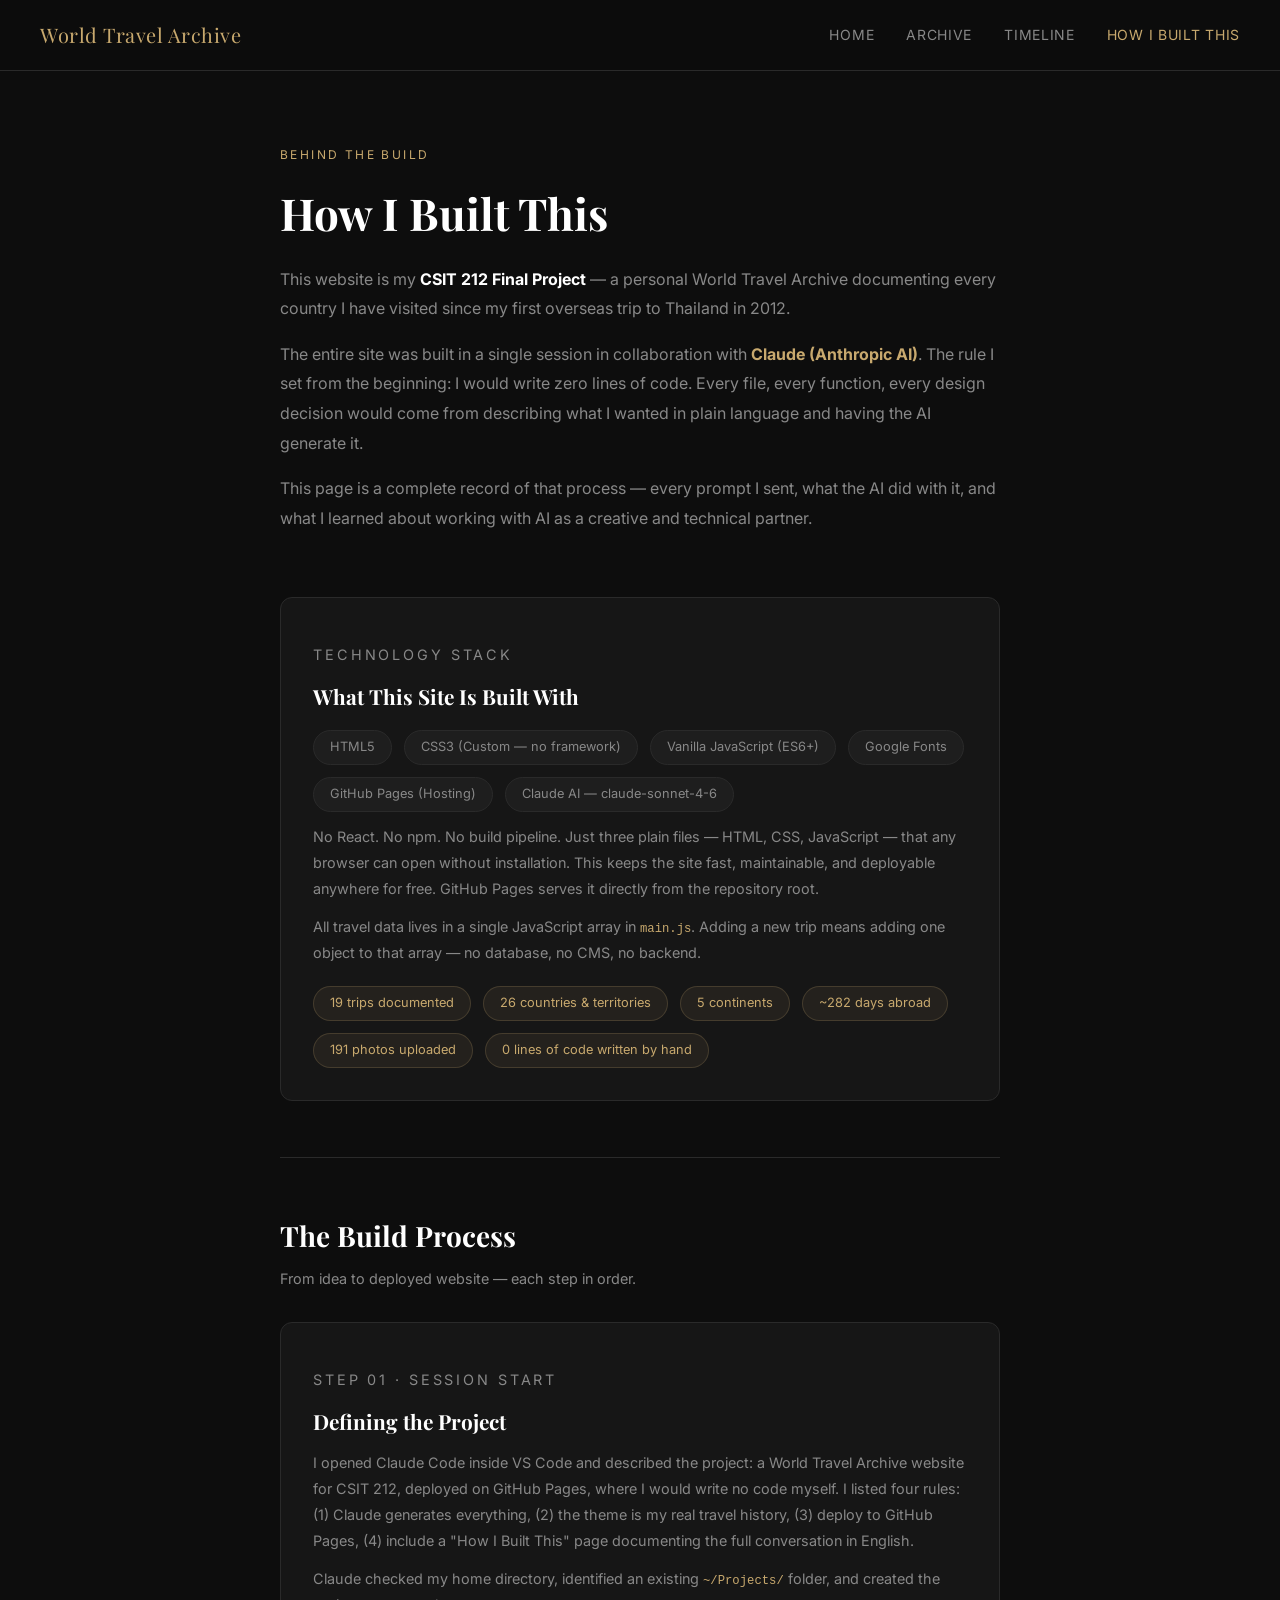
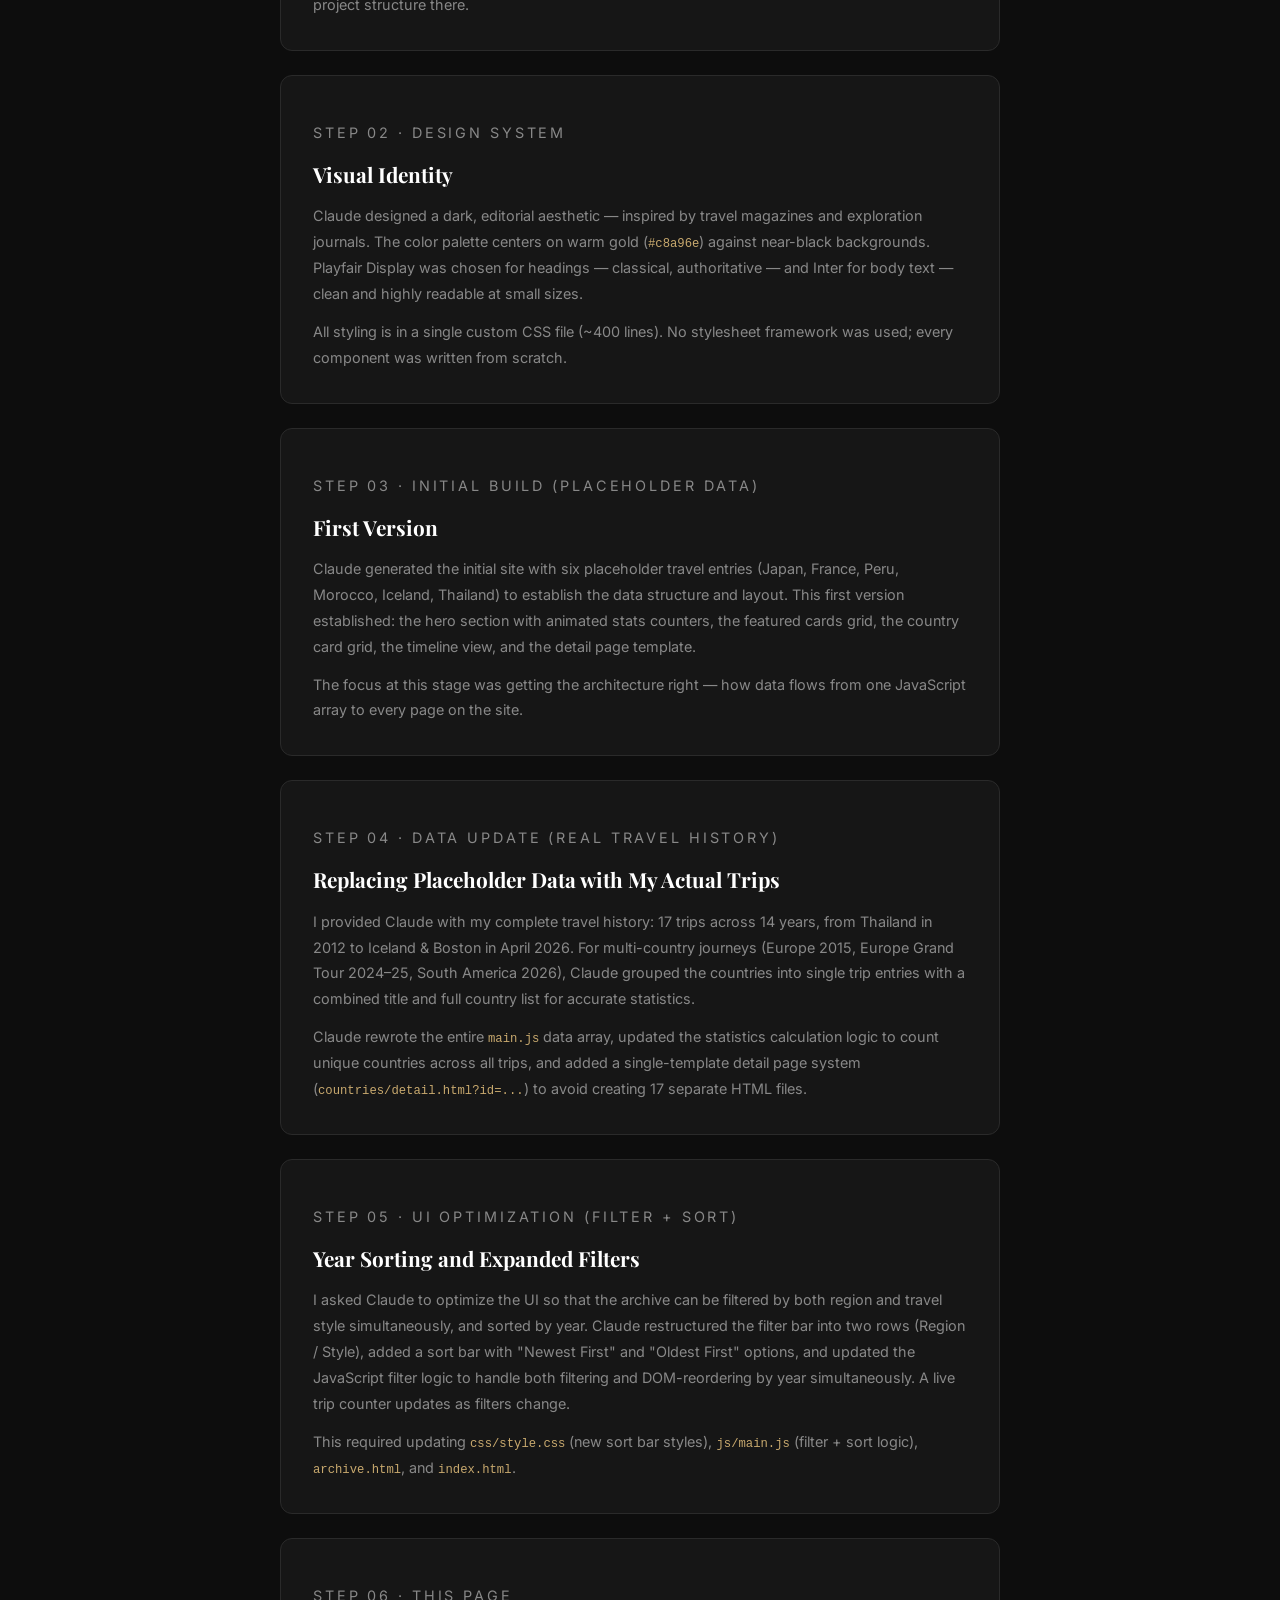
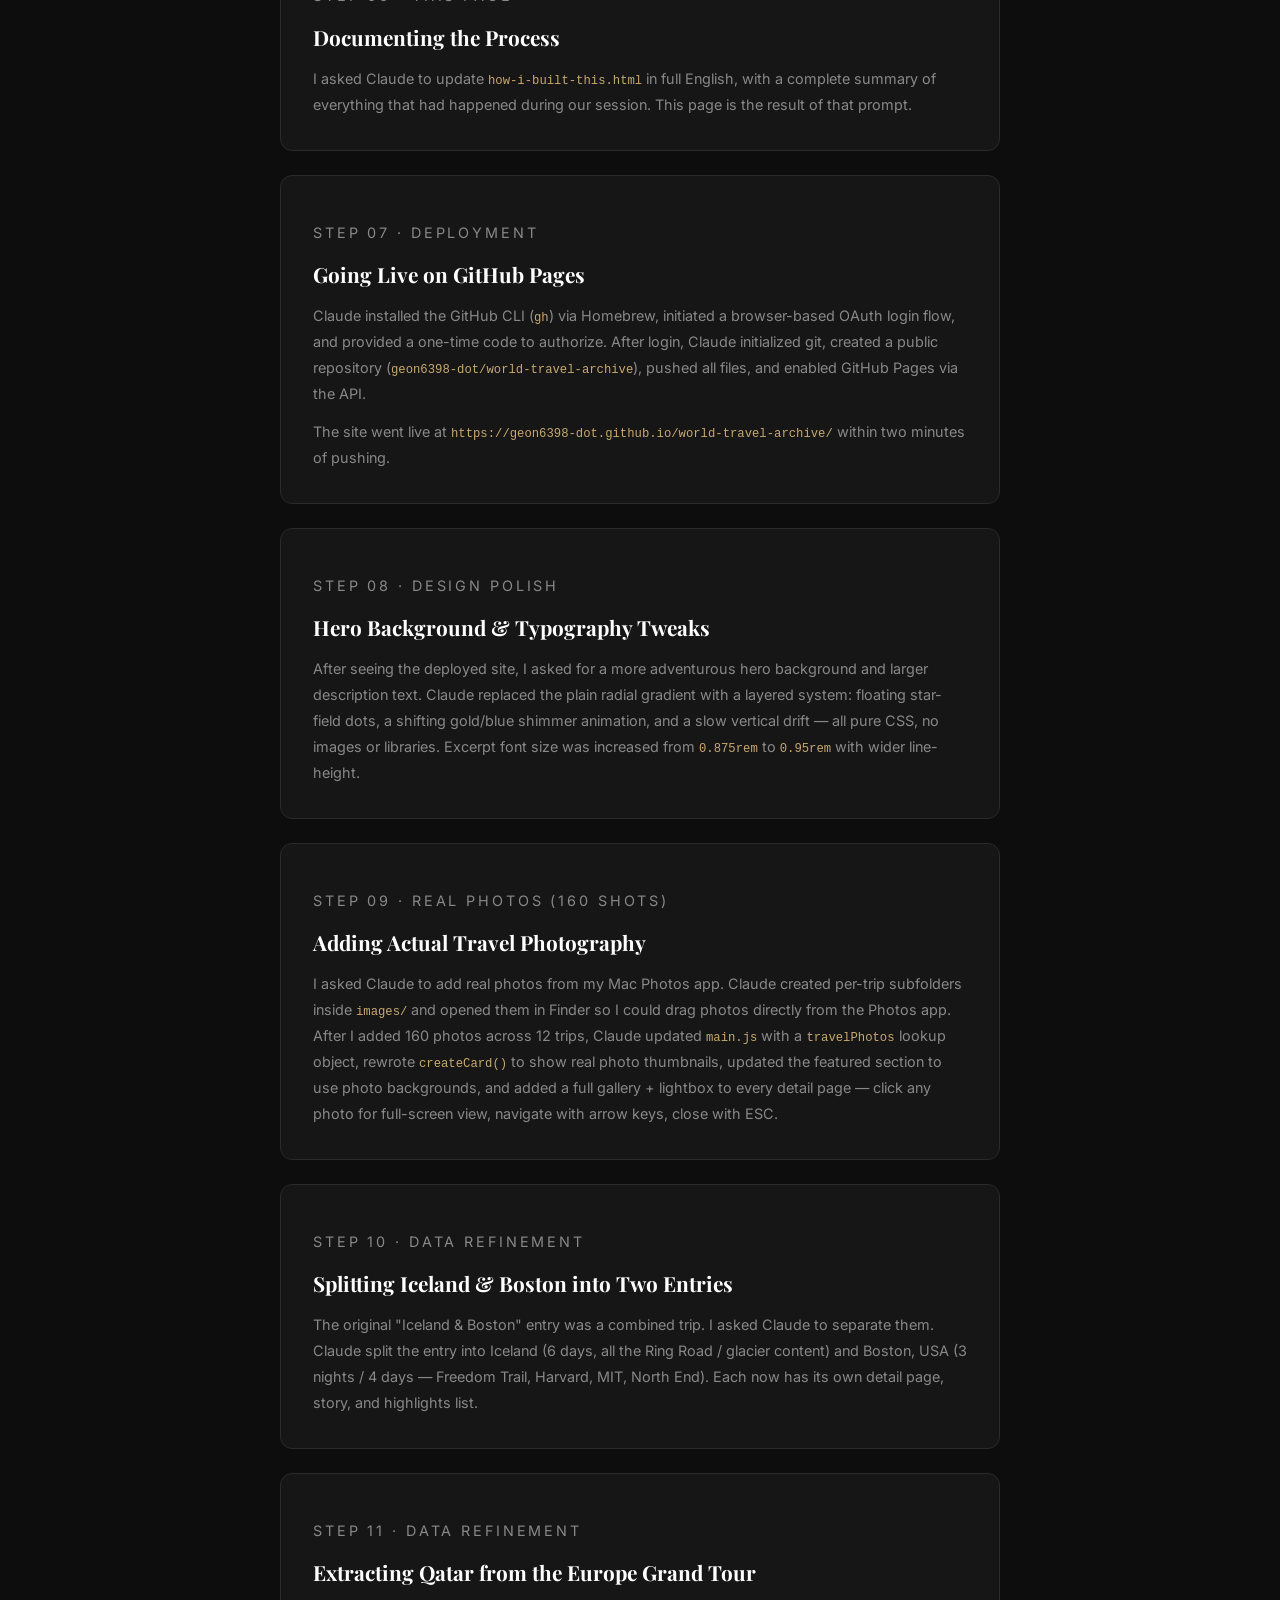
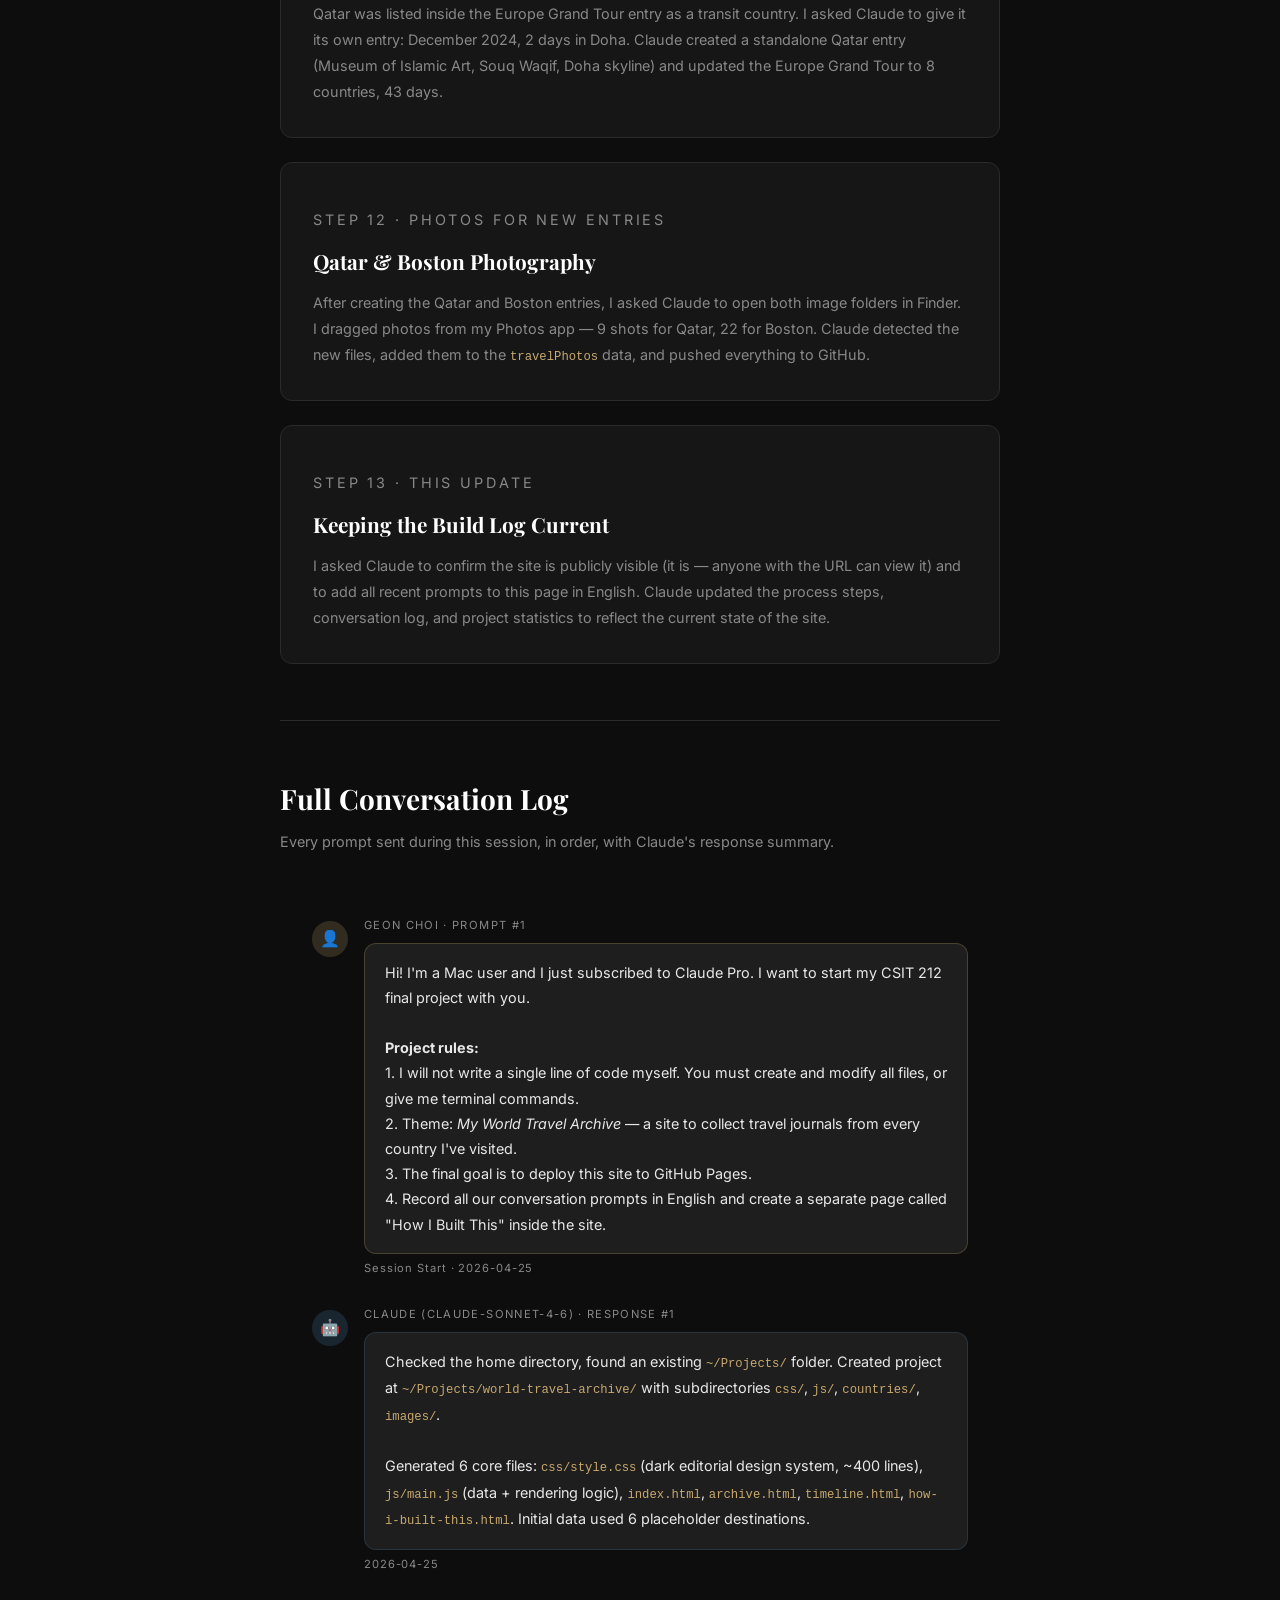
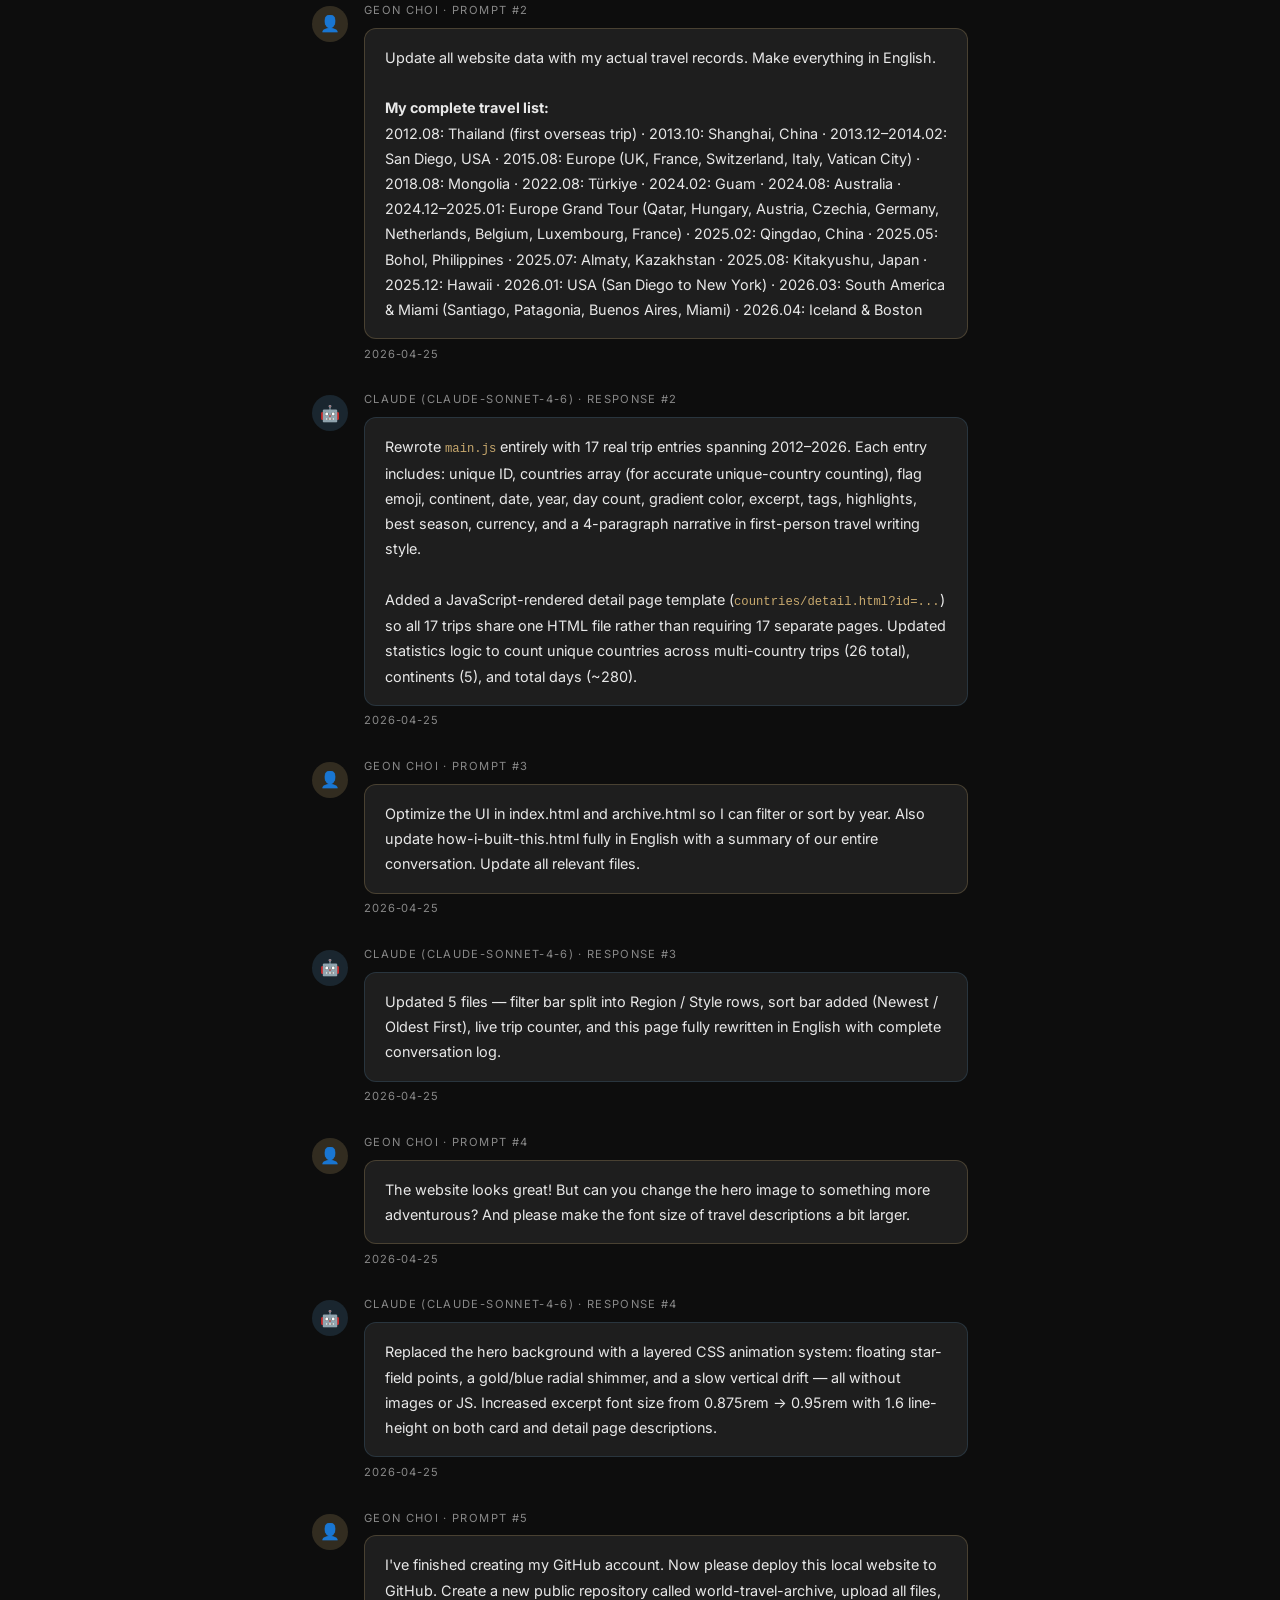
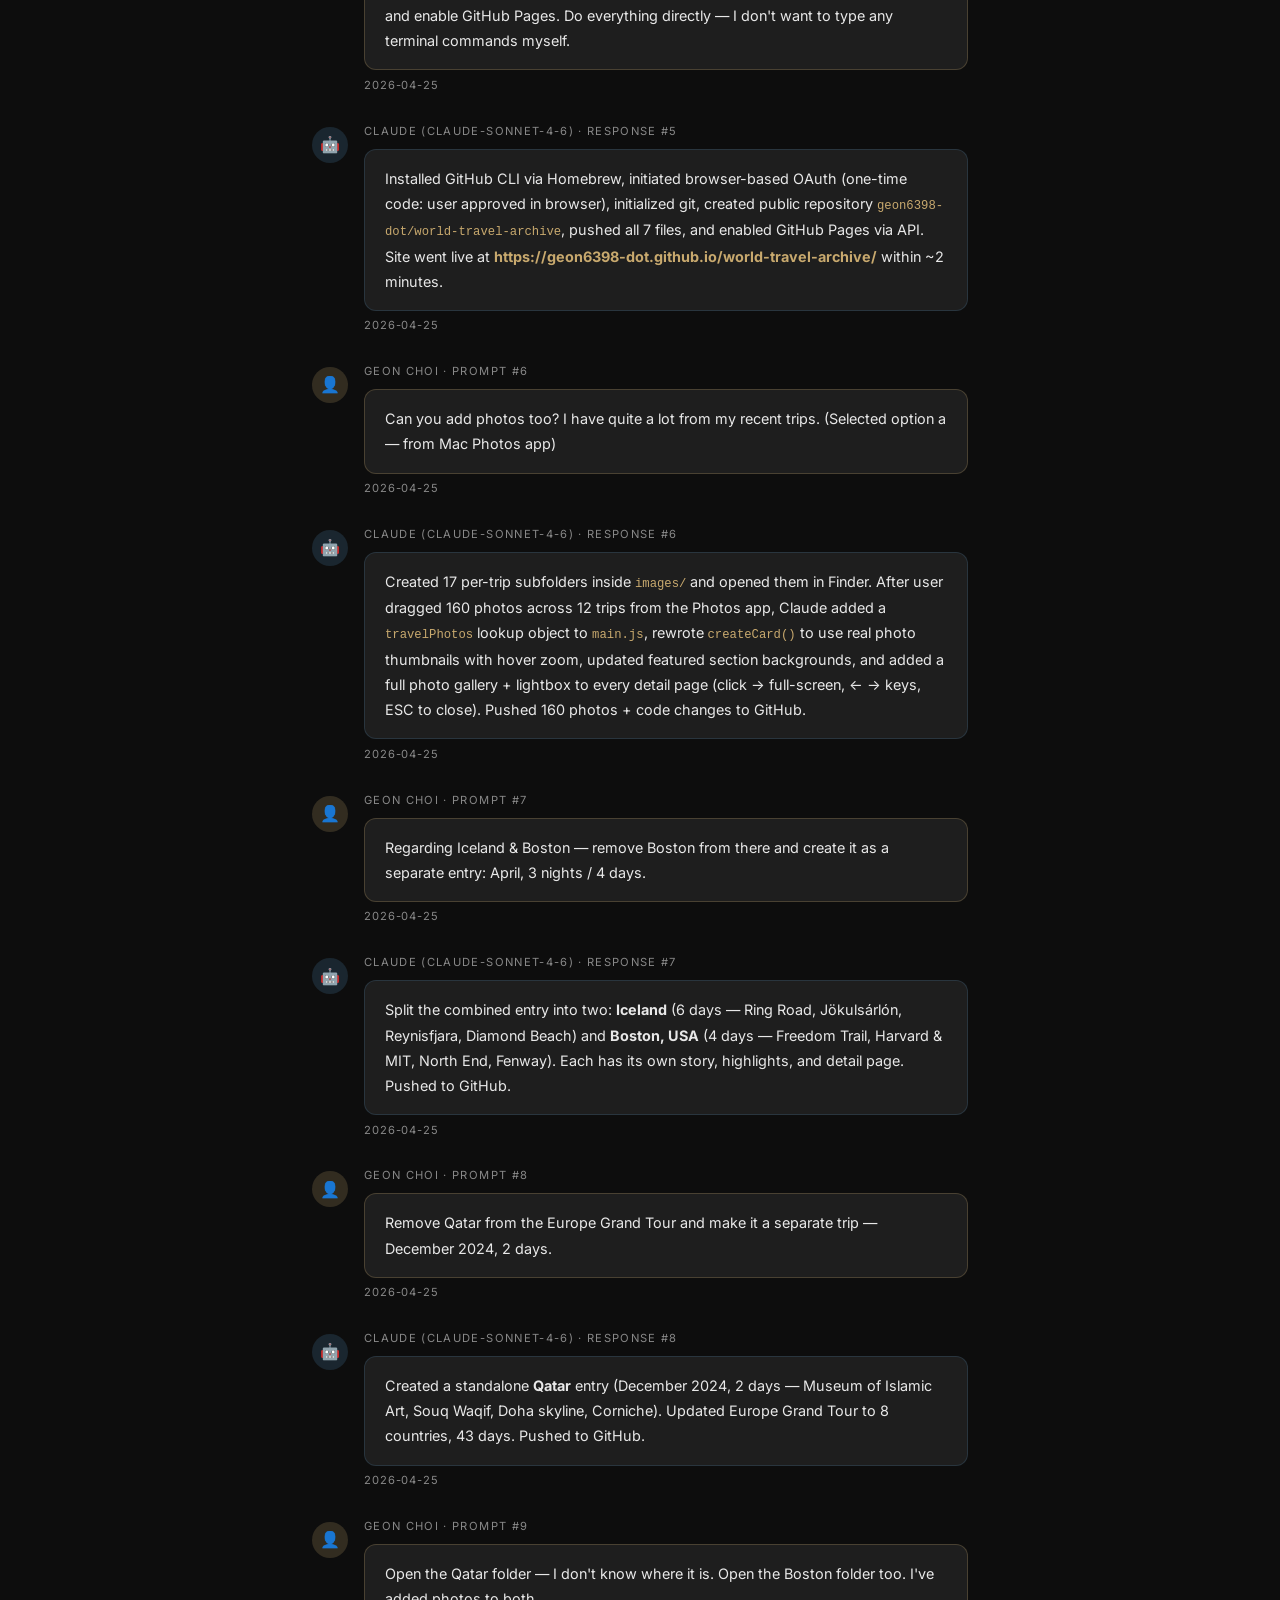
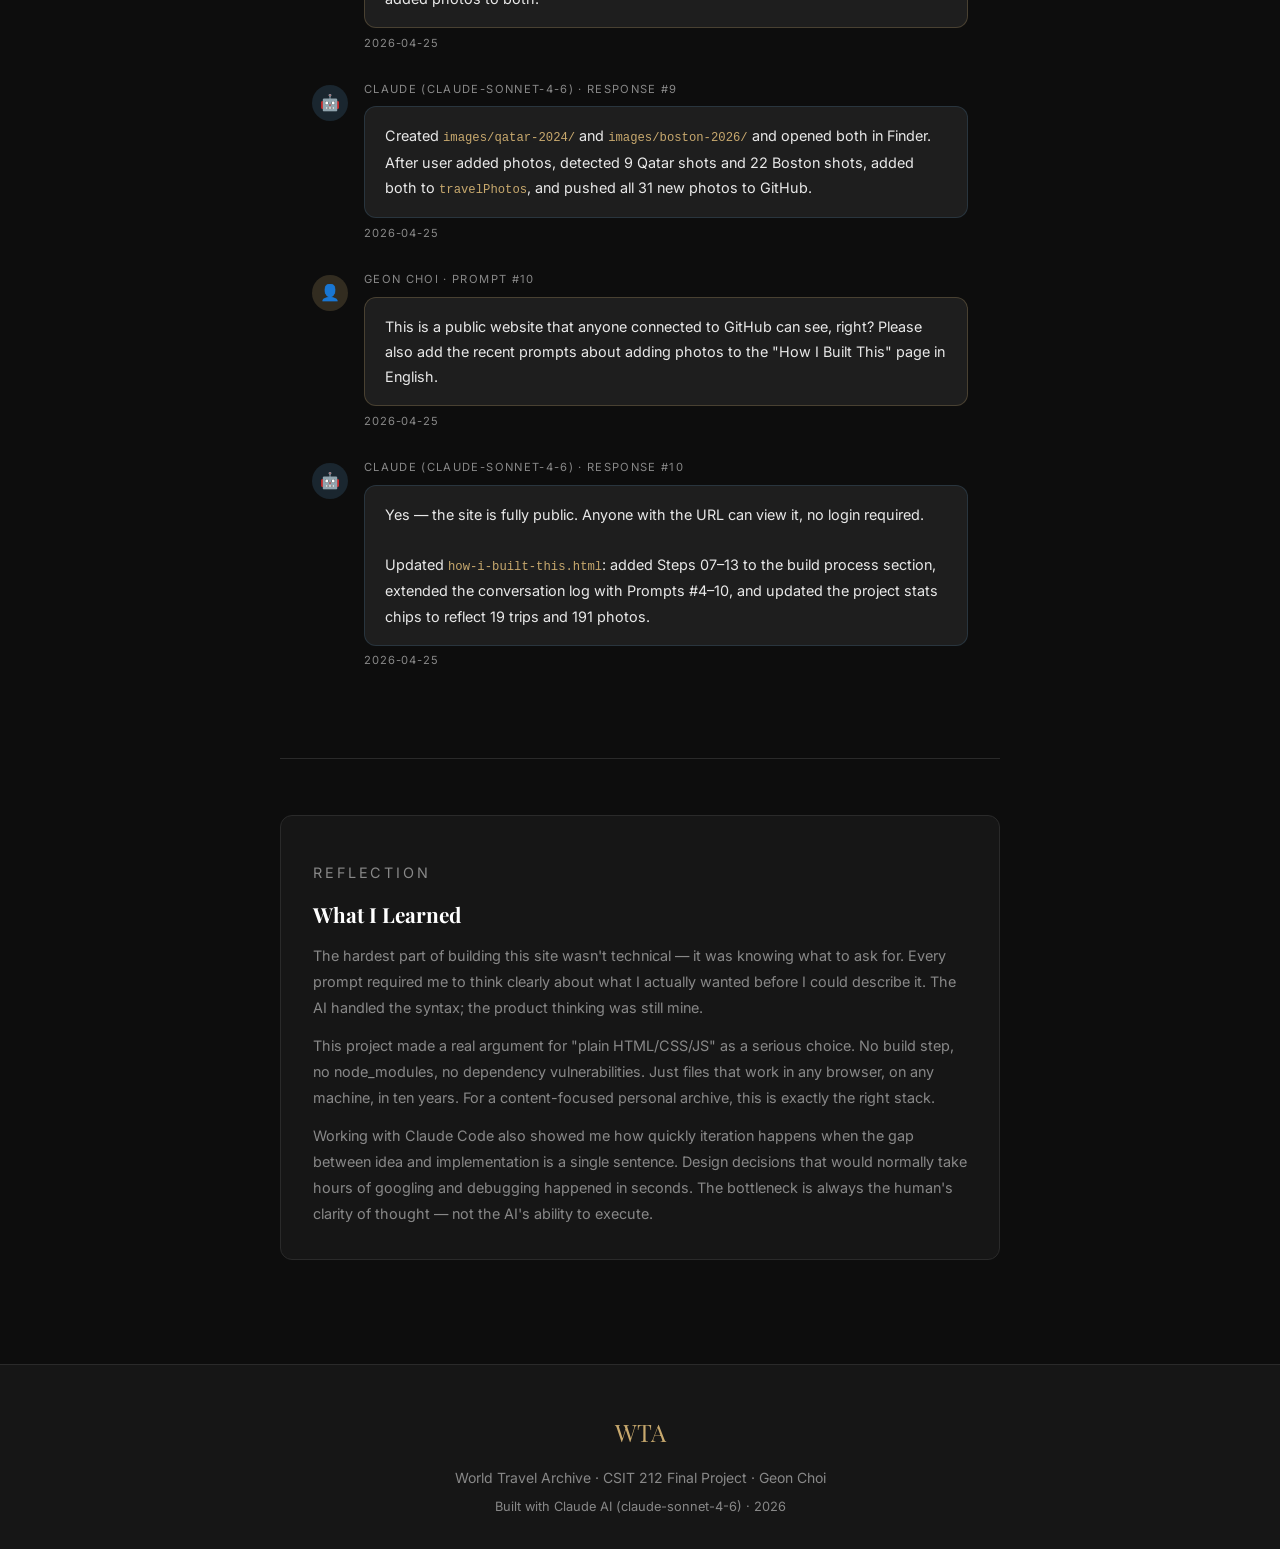
<file: how-i-built-this.html>
<!DOCTYPE html>
<html lang="en">
<head>
  <meta charset="UTF-8" />
  <meta name="viewport" content="width=device-width, initial-scale=1.0" />
  <title>How I Built This — World Travel Archive</title>
  <link rel="preconnect" href="https://fonts.googleapis.com" />
  <link rel="preconnect" href="https://fonts.gstatic.com" crossorigin />
  <link href="https://fonts.googleapis.com/css2?family=Inter:wght@300;400;500;600&family=Playfair+Display:ital,wght@0,400;0,700;1,400&display=swap" rel="stylesheet" />
  <link rel="stylesheet" href="css/style.css" />
  <style>
    .how-section { padding: 8rem 2rem 5rem; }

    .how-intro {
      max-width: 720px;
      margin: 0 auto 4rem;
    }

    .how-intro p {
      color: var(--text-muted);
      font-size: 1rem;
      line-height: 1.85;
      margin-top: 1rem;
    }

    .process-card {
      background: var(--surface);
      border: 1px solid var(--border);
      border-radius: var(--radius);
      padding: 2rem;
      margin: 0 auto 1.5rem;
      max-width: 720px;
    }

    .process-step {
      font-size: 0.7rem;
      letter-spacing: 0.2em;
      text-transform: uppercase;
      color: var(--accent);
      margin-bottom: 0.75rem;
    }

    .process-card h3 {
      font-family: var(--font-serif);
      font-size: 1.3rem;
      color: #fff;
      margin-bottom: 0.75rem;
    }

    .process-card p {
      color: var(--text-muted);
      font-size: 0.9rem;
      line-height: 1.8;
      margin-top: 0.75rem;
    }

    .divider {
      max-width: 720px;
      margin: 3.5rem auto;
      border: none;
      border-top: 1px solid var(--border);
    }

    .section-heading {
      max-width: 720px;
      margin: 0 auto 2rem;
    }

    .section-heading h2 {
      font-family: var(--font-serif);
      font-size: 1.75rem;
      color: #fff;
    }

    .section-heading p {
      color: var(--text-muted);
      margin-top: 0.5rem;
      font-size: 0.9rem;
    }

    .conversation-log {
      max-width: 720px;
      margin: 0 auto;
      display: flex;
      flex-direction: column;
      gap: 1.75rem;
    }

    .message { display: flex; gap: 1rem; }

    .message-avatar {
      width: 36px;
      height: 36px;
      border-radius: 50%;
      display: flex;
      align-items: center;
      justify-content: center;
      font-size: 1rem;
      flex-shrink: 0;
      margin-top: 0.25rem;
    }

    .msg-user .message-avatar { background: rgba(200, 169, 110, 0.2); }
    .msg-claude .message-avatar { background: rgba(99, 179, 237, 0.15); }

    .message-content { flex: 1; }

    .message-role {
      font-size: 0.7rem;
      letter-spacing: 0.12em;
      text-transform: uppercase;
      color: var(--text-muted);
      margin-bottom: 0.5rem;
    }

    .message-bubble {
      background: var(--surface2);
      border: 1px solid var(--border);
      border-radius: var(--radius);
      padding: 1rem 1.25rem;
      font-size: 0.9rem;
      color: var(--text);
      line-height: 1.75;
    }

    .msg-user .message-bubble { border-color: rgba(200, 169, 110, 0.25); }
    .msg-claude .message-bubble { border-color: rgba(99, 179, 237, 0.15); }

    .timestamp {
      font-size: 0.7rem;
      letter-spacing: 0.08em;
      color: var(--text-muted);
      margin-top: 0.4rem;
    }

    .stat-chips {
      display: flex;
      gap: 0.75rem;
      flex-wrap: wrap;
      margin-top: 1.25rem;
    }

    .stat-chip {
      padding: 0.4rem 1rem;
      background: rgba(200, 169, 110, 0.08);
      border: 1px solid rgba(200, 169, 110, 0.2);
      border-radius: 999px;
      font-size: 0.8rem;
      color: var(--accent);
    }
  </style>
</head>
<body>

<nav>
  <span class="nav-logo">World Travel Archive</span>
  <ul class="nav-links">
    <li><a href="index.html">Home</a></li>
    <li><a href="archive.html">Archive</a></li>
    <li><a href="timeline.html">Timeline</a></li>
    <li><a href="how-i-built-this.html" class="active">How I Built This</a></li>
  </ul>
</nav>

<section class="how-section">

  <!-- INTRO -->
  <div class="how-intro">
    <p class="section-label" style="font-size:0.75rem; letter-spacing:0.2em; text-transform:uppercase; color:var(--accent); margin-bottom:0.75rem;">Behind the Build</p>
    <h2 style="font-family:var(--font-serif); font-size:clamp(1.75rem,4vw,2.75rem); color:#fff;">How I Built This</h2>

    <p>This website is my <strong style="color:#fff;">CSIT 212 Final Project</strong> — a personal World Travel Archive documenting every country I have visited since my first overseas trip to Thailand in 2012.</p>

    <p>The entire site was built in a single session in collaboration with <strong style="color:var(--accent);">Claude (Anthropic AI)</strong>. The rule I set from the beginning: I would write zero lines of code. Every file, every function, every design decision would come from describing what I wanted in plain language and having the AI generate it.</p>

    <p>This page is a complete record of that process — every prompt I sent, what the AI did with it, and what I learned about working with AI as a creative and technical partner.</p>
  </div>

  <!-- TECH STACK -->
  <div class="process-card">
    <p class="process-step">Technology Stack</p>
    <h3>What This Site Is Built With</h3>
    <div class="tech-stack">
      <span class="tech-badge">HTML5</span>
      <span class="tech-badge">CSS3 (Custom — no framework)</span>
      <span class="tech-badge">Vanilla JavaScript (ES6+)</span>
      <span class="tech-badge">Google Fonts</span>
      <span class="tech-badge">GitHub Pages (Hosting)</span>
      <span class="tech-badge">Claude AI — claude-sonnet-4-6</span>
    </div>
    <p>No React. No npm. No build pipeline. Just three plain files — HTML, CSS, JavaScript — that any browser can open without installation. This keeps the site fast, maintainable, and deployable anywhere for free. GitHub Pages serves it directly from the repository root.</p>
    <p>All travel data lives in a single JavaScript array in <code style="color:var(--accent); font-size:0.85em;">main.js</code>. Adding a new trip means adding one object to that array — no database, no CMS, no backend.</p>

    <div class="stat-chips">
      <span class="stat-chip">19 trips documented</span>
      <span class="stat-chip">26 countries & territories</span>
      <span class="stat-chip">5 continents</span>
      <span class="stat-chip">~282 days abroad</span>
      <span class="stat-chip">191 photos uploaded</span>
      <span class="stat-chip">0 lines of code written by hand</span>
    </div>
  </div>

  <hr class="divider" />

  <!-- BUILD PROCESS -->
  <div class="section-heading">
    <h2>The Build Process</h2>
    <p>From idea to deployed website — each step in order.</p>
  </div>

  <div class="process-card">
    <p class="process-step">Step 01 · Session Start</p>
    <h3>Defining the Project</h3>
    <p>I opened Claude Code inside VS Code and described the project: a World Travel Archive website for CSIT 212, deployed on GitHub Pages, where I would write no code myself. I listed four rules: (1) Claude generates everything, (2) the theme is my real travel history, (3) deploy to GitHub Pages, (4) include a "How I Built This" page documenting the full conversation in English.</p>
    <p>Claude checked my home directory, identified an existing <code style="color:var(--accent); font-size:0.85em;">~/Projects/</code> folder, and created the project structure there.</p>
  </div>

  <div class="process-card">
    <p class="process-step">Step 02 · Design System</p>
    <h3>Visual Identity</h3>
    <p>Claude designed a dark, editorial aesthetic — inspired by travel magazines and exploration journals. The color palette centers on warm gold (<code style="color:var(--accent); font-size:0.85em;">#c8a96e</code>) against near-black backgrounds. Playfair Display was chosen for headings — classical, authoritative — and Inter for body text — clean and highly readable at small sizes.</p>
    <p>All styling is in a single custom CSS file (~400 lines). No stylesheet framework was used; every component was written from scratch.</p>
  </div>

  <div class="process-card">
    <p class="process-step">Step 03 · Initial Build (Placeholder Data)</p>
    <h3>First Version</h3>
    <p>Claude generated the initial site with six placeholder travel entries (Japan, France, Peru, Morocco, Iceland, Thailand) to establish the data structure and layout. This first version established: the hero section with animated stats counters, the featured cards grid, the country card grid, the timeline view, and the detail page template.</p>
    <p>The focus at this stage was getting the architecture right — how data flows from one JavaScript array to every page on the site.</p>
  </div>

  <div class="process-card">
    <p class="process-step">Step 04 · Data Update (Real Travel History)</p>
    <h3>Replacing Placeholder Data with My Actual Trips</h3>
    <p>I provided Claude with my complete travel history: 17 trips across 14 years, from Thailand in 2012 to Iceland & Boston in April 2026. For multi-country journeys (Europe 2015, Europe Grand Tour 2024–25, South America 2026), Claude grouped the countries into single trip entries with a combined title and full country list for accurate statistics.</p>
    <p>Claude rewrote the entire <code style="color:var(--accent); font-size:0.85em;">main.js</code> data array, updated the statistics calculation logic to count unique countries across all trips, and added a single-template detail page system (<code style="color:var(--accent); font-size:0.85em;">countries/detail.html?id=...</code>) to avoid creating 17 separate HTML files.</p>
  </div>

  <div class="process-card">
    <p class="process-step">Step 05 · UI Optimization (Filter + Sort)</p>
    <h3>Year Sorting and Expanded Filters</h3>
    <p>I asked Claude to optimize the UI so that the archive can be filtered by both region and travel style simultaneously, and sorted by year. Claude restructured the filter bar into two rows (Region / Style), added a sort bar with "Newest First" and "Oldest First" options, and updated the JavaScript filter logic to handle both filtering and DOM-reordering by year simultaneously. A live trip counter updates as filters change.</p>
    <p>This required updating <code style="color:var(--accent); font-size:0.85em;">css/style.css</code> (new sort bar styles), <code style="color:var(--accent); font-size:0.85em;">js/main.js</code> (filter + sort logic), <code style="color:var(--accent); font-size:0.85em;">archive.html</code>, and <code style="color:var(--accent); font-size:0.85em;">index.html</code>.</p>
  </div>

  <div class="process-card">
    <p class="process-step">Step 06 · This Page</p>
    <h3>Documenting the Process</h3>
    <p>I asked Claude to update <code style="color:var(--accent); font-size:0.85em;">how-i-built-this.html</code> in full English, with a complete summary of everything that had happened during our session. This page is the result of that prompt.</p>
  </div>

  <div class="process-card">
    <p class="process-step">Step 07 · Deployment</p>
    <h3>Going Live on GitHub Pages</h3>
    <p>Claude installed the GitHub CLI (<code style="color:var(--accent); font-size:0.85em;">gh</code>) via Homebrew, initiated a browser-based OAuth login flow, and provided a one-time code to authorize. After login, Claude initialized git, created a public repository (<code style="color:var(--accent); font-size:0.85em;">geon6398-dot/world-travel-archive</code>), pushed all files, and enabled GitHub Pages via the API.</p>
    <p>The site went live at <code style="color:var(--accent); font-size:0.85em;">https://geon6398-dot.github.io/world-travel-archive/</code> within two minutes of pushing.</p>
  </div>

  <div class="process-card">
    <p class="process-step">Step 08 · Design Polish</p>
    <h3>Hero Background & Typography Tweaks</h3>
    <p>After seeing the deployed site, I asked for a more adventurous hero background and larger description text. Claude replaced the plain radial gradient with a layered system: floating star-field dots, a shifting gold/blue shimmer animation, and a slow vertical drift — all pure CSS, no images or libraries. Excerpt font size was increased from <code style="color:var(--accent); font-size:0.85em;">0.875rem</code> to <code style="color:var(--accent); font-size:0.85em;">0.95rem</code> with wider line-height.</p>
  </div>

  <div class="process-card">
    <p class="process-step">Step 09 · Real Photos (160 shots)</p>
    <h3>Adding Actual Travel Photography</h3>
    <p>I asked Claude to add real photos from my Mac Photos app. Claude created per-trip subfolders inside <code style="color:var(--accent); font-size:0.85em;">images/</code> and opened them in Finder so I could drag photos directly from the Photos app. After I added 160 photos across 12 trips, Claude updated <code style="color:var(--accent); font-size:0.85em;">main.js</code> with a <code style="color:var(--accent); font-size:0.85em;">travelPhotos</code> lookup object, rewrote <code style="color:var(--accent); font-size:0.85em;">createCard()</code> to show real photo thumbnails, updated the featured section to use photo backgrounds, and added a full gallery + lightbox to every detail page — click any photo for full-screen view, navigate with arrow keys, close with ESC.</p>
  </div>

  <div class="process-card">
    <p class="process-step">Step 10 · Data Refinement</p>
    <h3>Splitting Iceland & Boston into Two Entries</h3>
    <p>The original "Iceland & Boston" entry was a combined trip. I asked Claude to separate them. Claude split the entry into Iceland (6 days, all the Ring Road / glacier content) and Boston, USA (3 nights / 4 days — Freedom Trail, Harvard, MIT, North End). Each now has its own detail page, story, and highlights list.</p>
  </div>

  <div class="process-card">
    <p class="process-step">Step 11 · Data Refinement</p>
    <h3>Extracting Qatar from the Europe Grand Tour</h3>
    <p>Qatar was listed inside the Europe Grand Tour entry as a transit country. I asked Claude to give it its own entry: December 2024, 2 days in Doha. Claude created a standalone Qatar entry (Museum of Islamic Art, Souq Waqif, Doha skyline) and updated the Europe Grand Tour to 8 countries, 43 days.</p>
  </div>

  <div class="process-card">
    <p class="process-step">Step 12 · Photos for New Entries</p>
    <h3>Qatar & Boston Photography</h3>
    <p>After creating the Qatar and Boston entries, I asked Claude to open both image folders in Finder. I dragged photos from my Photos app — 9 shots for Qatar, 22 for Boston. Claude detected the new files, added them to the <code style="color:var(--accent); font-size:0.85em;">travelPhotos</code> data, and pushed everything to GitHub.</p>
  </div>

  <div class="process-card">
    <p class="process-step">Step 13 · This Update</p>
    <h3>Keeping the Build Log Current</h3>
    <p>I asked Claude to confirm the site is publicly visible (it is — anyone with the URL can view it) and to add all recent prompts to this page in English. Claude updated the process steps, conversation log, and project statistics to reflect the current state of the site.</p>
  </div>

  <hr class="divider" />

  <!-- CONVERSATION LOG -->
  <div class="section-heading">
    <h2>Full Conversation Log</h2>
    <p>Every prompt sent during this session, in order, with Claude's response summary.</p>
  </div>

  <div class="conversation-log">

    <div class="message msg-user">
      <div class="message-avatar">👤</div>
      <div class="message-content">
        <div class="message-role">Geon Choi · Prompt #1</div>
        <div class="message-bubble">
          Hi! I'm a Mac user and I just subscribed to Claude Pro. I want to start my CSIT 212 final project with you.<br/><br/>
          <strong>Project rules:</strong><br/>
          1. I will not write a single line of code myself. You must create and modify all files, or give me terminal commands.<br/>
          2. Theme: <em>My World Travel Archive</em> — a site to collect travel journals from every country I've visited.<br/>
          3. The final goal is to deploy this site to GitHub Pages.<br/>
          4. Record all our conversation prompts in English and create a separate page called "How I Built This" inside the site.
        </div>
        <div class="timestamp">Session Start · 2026-04-25</div>
      </div>
    </div>

    <div class="message msg-claude">
      <div class="message-avatar">🤖</div>
      <div class="message-content">
        <div class="message-role">Claude (claude-sonnet-4-6) · Response #1</div>
        <div class="message-bubble">
          Checked the home directory, found an existing <code style="color:var(--accent); font-size:0.85em;">~/Projects/</code> folder. Created project at <code style="color:var(--accent); font-size:0.85em;">~/Projects/world-travel-archive/</code> with subdirectories <code style="color:var(--accent); font-size:0.85em;">css/</code>, <code style="color:var(--accent); font-size:0.85em;">js/</code>, <code style="color:var(--accent); font-size:0.85em;">countries/</code>, <code style="color:var(--accent); font-size:0.85em;">images/</code>.<br/><br/>
          Generated 6 core files: <code style="color:var(--accent); font-size:0.85em;">css/style.css</code> (dark editorial design system, ~400 lines), <code style="color:var(--accent); font-size:0.85em;">js/main.js</code> (data + rendering logic), <code style="color:var(--accent); font-size:0.85em;">index.html</code>, <code style="color:var(--accent); font-size:0.85em;">archive.html</code>, <code style="color:var(--accent); font-size:0.85em;">timeline.html</code>, <code style="color:var(--accent); font-size:0.85em;">how-i-built-this.html</code>. Initial data used 6 placeholder destinations.
        </div>
        <div class="timestamp">2026-04-25</div>
      </div>
    </div>

    <div class="message msg-user">
      <div class="message-avatar">👤</div>
      <div class="message-content">
        <div class="message-role">Geon Choi · Prompt #2</div>
        <div class="message-bubble">
          Update all website data with my actual travel records. Make everything in English.<br/><br/>
          <strong>My complete travel list:</strong><br/>
          2012.08: Thailand (first overseas trip) · 2013.10: Shanghai, China · 2013.12–2014.02: San Diego, USA · 2015.08: Europe (UK, France, Switzerland, Italy, Vatican City) · 2018.08: Mongolia · 2022.08: Türkiye · 2024.02: Guam · 2024.08: Australia · 2024.12–2025.01: Europe Grand Tour (Qatar, Hungary, Austria, Czechia, Germany, Netherlands, Belgium, Luxembourg, France) · 2025.02: Qingdao, China · 2025.05: Bohol, Philippines · 2025.07: Almaty, Kazakhstan · 2025.08: Kitakyushu, Japan · 2025.12: Hawaii · 2026.01: USA (San Diego to New York) · 2026.03: South America & Miami (Santiago, Patagonia, Buenos Aires, Miami) · 2026.04: Iceland & Boston
        </div>
        <div class="timestamp">2026-04-25</div>
      </div>
    </div>

    <div class="message msg-claude">
      <div class="message-avatar">🤖</div>
      <div class="message-content">
        <div class="message-role">Claude (claude-sonnet-4-6) · Response #2</div>
        <div class="message-bubble">
          Rewrote <code style="color:var(--accent); font-size:0.85em;">main.js</code> entirely with 17 real trip entries spanning 2012–2026. Each entry includes: unique ID, countries array (for accurate unique-country counting), flag emoji, continent, date, year, day count, gradient color, excerpt, tags, highlights, best season, currency, and a 4-paragraph narrative in first-person travel writing style.<br/><br/>
          Added a JavaScript-rendered detail page template (<code style="color:var(--accent); font-size:0.85em;">countries/detail.html?id=...</code>) so all 17 trips share one HTML file rather than requiring 17 separate pages. Updated statistics logic to count unique countries across multi-country trips (26 total), continents (5), and total days (~280).
        </div>
        <div class="timestamp">2026-04-25</div>
      </div>
    </div>

    <div class="message msg-user">
      <div class="message-avatar">👤</div>
      <div class="message-content">
        <div class="message-role">Geon Choi · Prompt #3</div>
        <div class="message-bubble">
          Optimize the UI in index.html and archive.html so I can filter or sort by year. Also update how-i-built-this.html fully in English with a summary of our entire conversation. Update all relevant files.
        </div>
        <div class="timestamp">2026-04-25</div>
      </div>
    </div>

    <div class="message msg-claude">
      <div class="message-avatar">🤖</div>
      <div class="message-content">
        <div class="message-role">Claude (claude-sonnet-4-6) · Response #3</div>
        <div class="message-bubble">
          Updated 5 files — filter bar split into Region / Style rows, sort bar added (Newest / Oldest First), live trip counter, and this page fully rewritten in English with complete conversation log.
        </div>
        <div class="timestamp">2026-04-25</div>
      </div>
    </div>

    <div class="message msg-user">
      <div class="message-avatar">👤</div>
      <div class="message-content">
        <div class="message-role">Geon Choi · Prompt #4</div>
        <div class="message-bubble">
          The website looks great! But can you change the hero image to something more adventurous? And please make the font size of travel descriptions a bit larger.
        </div>
        <div class="timestamp">2026-04-25</div>
      </div>
    </div>

    <div class="message msg-claude">
      <div class="message-avatar">🤖</div>
      <div class="message-content">
        <div class="message-role">Claude (claude-sonnet-4-6) · Response #4</div>
        <div class="message-bubble">
          Replaced the hero background with a layered CSS animation system: floating star-field points, a gold/blue radial shimmer, and a slow vertical drift — all without images or JS. Increased excerpt font size from 0.875rem → 0.95rem with 1.6 line-height on both card and detail page descriptions.
        </div>
        <div class="timestamp">2026-04-25</div>
      </div>
    </div>

    <div class="message msg-user">
      <div class="message-avatar">👤</div>
      <div class="message-content">
        <div class="message-role">Geon Choi · Prompt #5</div>
        <div class="message-bubble">
          I've finished creating my GitHub account. Now please deploy this local website to GitHub. Create a new public repository called world-travel-archive, upload all files, and enable GitHub Pages. Do everything directly — I don't want to type any terminal commands myself.
        </div>
        <div class="timestamp">2026-04-25</div>
      </div>
    </div>

    <div class="message msg-claude">
      <div class="message-avatar">🤖</div>
      <div class="message-content">
        <div class="message-role">Claude (claude-sonnet-4-6) · Response #5</div>
        <div class="message-bubble">
          Installed GitHub CLI via Homebrew, initiated browser-based OAuth (one-time code: user approved in browser), initialized git, created public repository <code style="color:var(--accent); font-size:0.85em;">geon6398-dot/world-travel-archive</code>, pushed all 7 files, and enabled GitHub Pages via API. Site went live at <strong style="color:var(--accent);">https://geon6398-dot.github.io/world-travel-archive/</strong> within ~2 minutes.
        </div>
        <div class="timestamp">2026-04-25</div>
      </div>
    </div>

    <div class="message msg-user">
      <div class="message-avatar">👤</div>
      <div class="message-content">
        <div class="message-role">Geon Choi · Prompt #6</div>
        <div class="message-bubble">
          Can you add photos too? I have quite a lot from my recent trips. (Selected option a — from Mac Photos app)
        </div>
        <div class="timestamp">2026-04-25</div>
      </div>
    </div>

    <div class="message msg-claude">
      <div class="message-avatar">🤖</div>
      <div class="message-content">
        <div class="message-role">Claude (claude-sonnet-4-6) · Response #6</div>
        <div class="message-bubble">
          Created 17 per-trip subfolders inside <code style="color:var(--accent); font-size:0.85em;">images/</code> and opened them in Finder. After user dragged 160 photos across 12 trips from the Photos app, Claude added a <code style="color:var(--accent); font-size:0.85em;">travelPhotos</code> lookup object to <code style="color:var(--accent); font-size:0.85em;">main.js</code>, rewrote <code style="color:var(--accent); font-size:0.85em;">createCard()</code> to use real photo thumbnails with hover zoom, updated featured section backgrounds, and added a full photo gallery + lightbox to every detail page (click → full-screen, ← → keys, ESC to close). Pushed 160 photos + code changes to GitHub.
        </div>
        <div class="timestamp">2026-04-25</div>
      </div>
    </div>

    <div class="message msg-user">
      <div class="message-avatar">👤</div>
      <div class="message-content">
        <div class="message-role">Geon Choi · Prompt #7</div>
        <div class="message-bubble">
          Regarding Iceland & Boston — remove Boston from there and create it as a separate entry: April, 3 nights / 4 days.
        </div>
        <div class="timestamp">2026-04-25</div>
      </div>
    </div>

    <div class="message msg-claude">
      <div class="message-avatar">🤖</div>
      <div class="message-content">
        <div class="message-role">Claude (claude-sonnet-4-6) · Response #7</div>
        <div class="message-bubble">
          Split the combined entry into two: <strong>Iceland</strong> (6 days — Ring Road, Jökulsárlón, Reynisfjara, Diamond Beach) and <strong>Boston, USA</strong> (4 days — Freedom Trail, Harvard & MIT, North End, Fenway). Each has its own story, highlights, and detail page. Pushed to GitHub.
        </div>
        <div class="timestamp">2026-04-25</div>
      </div>
    </div>

    <div class="message msg-user">
      <div class="message-avatar">👤</div>
      <div class="message-content">
        <div class="message-role">Geon Choi · Prompt #8</div>
        <div class="message-bubble">
          Remove Qatar from the Europe Grand Tour and make it a separate trip — December 2024, 2 days.
        </div>
        <div class="timestamp">2026-04-25</div>
      </div>
    </div>

    <div class="message msg-claude">
      <div class="message-avatar">🤖</div>
      <div class="message-content">
        <div class="message-role">Claude (claude-sonnet-4-6) · Response #8</div>
        <div class="message-bubble">
          Created a standalone <strong>Qatar</strong> entry (December 2024, 2 days — Museum of Islamic Art, Souq Waqif, Doha skyline, Corniche). Updated Europe Grand Tour to 8 countries, 43 days. Pushed to GitHub.
        </div>
        <div class="timestamp">2026-04-25</div>
      </div>
    </div>

    <div class="message msg-user">
      <div class="message-avatar">👤</div>
      <div class="message-content">
        <div class="message-role">Geon Choi · Prompt #9</div>
        <div class="message-bubble">
          Open the Qatar folder — I don't know where it is. Open the Boston folder too. I've added photos to both.
        </div>
        <div class="timestamp">2026-04-25</div>
      </div>
    </div>

    <div class="message msg-claude">
      <div class="message-avatar">🤖</div>
      <div class="message-content">
        <div class="message-role">Claude (claude-sonnet-4-6) · Response #9</div>
        <div class="message-bubble">
          Created <code style="color:var(--accent); font-size:0.85em;">images/qatar-2024/</code> and <code style="color:var(--accent); font-size:0.85em;">images/boston-2026/</code> and opened both in Finder. After user added photos, detected 9 Qatar shots and 22 Boston shots, added both to <code style="color:var(--accent); font-size:0.85em;">travelPhotos</code>, and pushed all 31 new photos to GitHub.
        </div>
        <div class="timestamp">2026-04-25</div>
      </div>
    </div>

    <div class="message msg-user">
      <div class="message-avatar">👤</div>
      <div class="message-content">
        <div class="message-role">Geon Choi · Prompt #10</div>
        <div class="message-bubble">
          This is a public website that anyone connected to GitHub can see, right? Please also add the recent prompts about adding photos to the "How I Built This" page in English.
        </div>
        <div class="timestamp">2026-04-25</div>
      </div>
    </div>

    <div class="message msg-claude">
      <div class="message-avatar">🤖</div>
      <div class="message-content">
        <div class="message-role">Claude (claude-sonnet-4-6) · Response #10</div>
        <div class="message-bubble">
          Yes — the site is fully public. Anyone with the URL can view it, no login required.<br/><br/>
          Updated <code style="color:var(--accent); font-size:0.85em;">how-i-built-this.html</code>: added Steps 07–13 to the build process section, extended the conversation log with Prompts #4–10, and updated the project stats chips to reflect 19 trips and 191 photos.
        </div>
        <div class="timestamp">2026-04-25</div>
      </div>
    </div>

  </div>

  <hr class="divider" />

  <!-- REFLECTION -->
  <div class="process-card">
    <p class="process-step">Reflection</p>
    <h3>What I Learned</h3>
    <p>The hardest part of building this site wasn't technical — it was knowing what to ask for. Every prompt required me to think clearly about what I actually wanted before I could describe it. The AI handled the syntax; the product thinking was still mine.</p>
    <p>This project made a real argument for "plain HTML/CSS/JS" as a serious choice. No build step, no node_modules, no dependency vulnerabilities. Just files that work in any browser, on any machine, in ten years. For a content-focused personal archive, this is exactly the right stack.</p>
    <p>Working with Claude Code also showed me how quickly iteration happens when the gap between idea and implementation is a single sentence. Design decisions that would normally take hours of googling and debugging happened in seconds. The bottleneck is always the human's clarity of thought — not the AI's ability to execute.</p>
  </div>

</section>

<footer>
  <div class="footer-logo">WTA</div>
  <p>World Travel Archive · CSIT 212 Final Project · Geon Choi</p>
  <p style="margin-top:0.5rem; font-size:0.8rem; color:var(--text-muted);">Built with Claude AI (claude-sonnet-4-6) · 2026</p>
</footer>

<script src="js/main.js"></script>
</body>
</html>
</file>
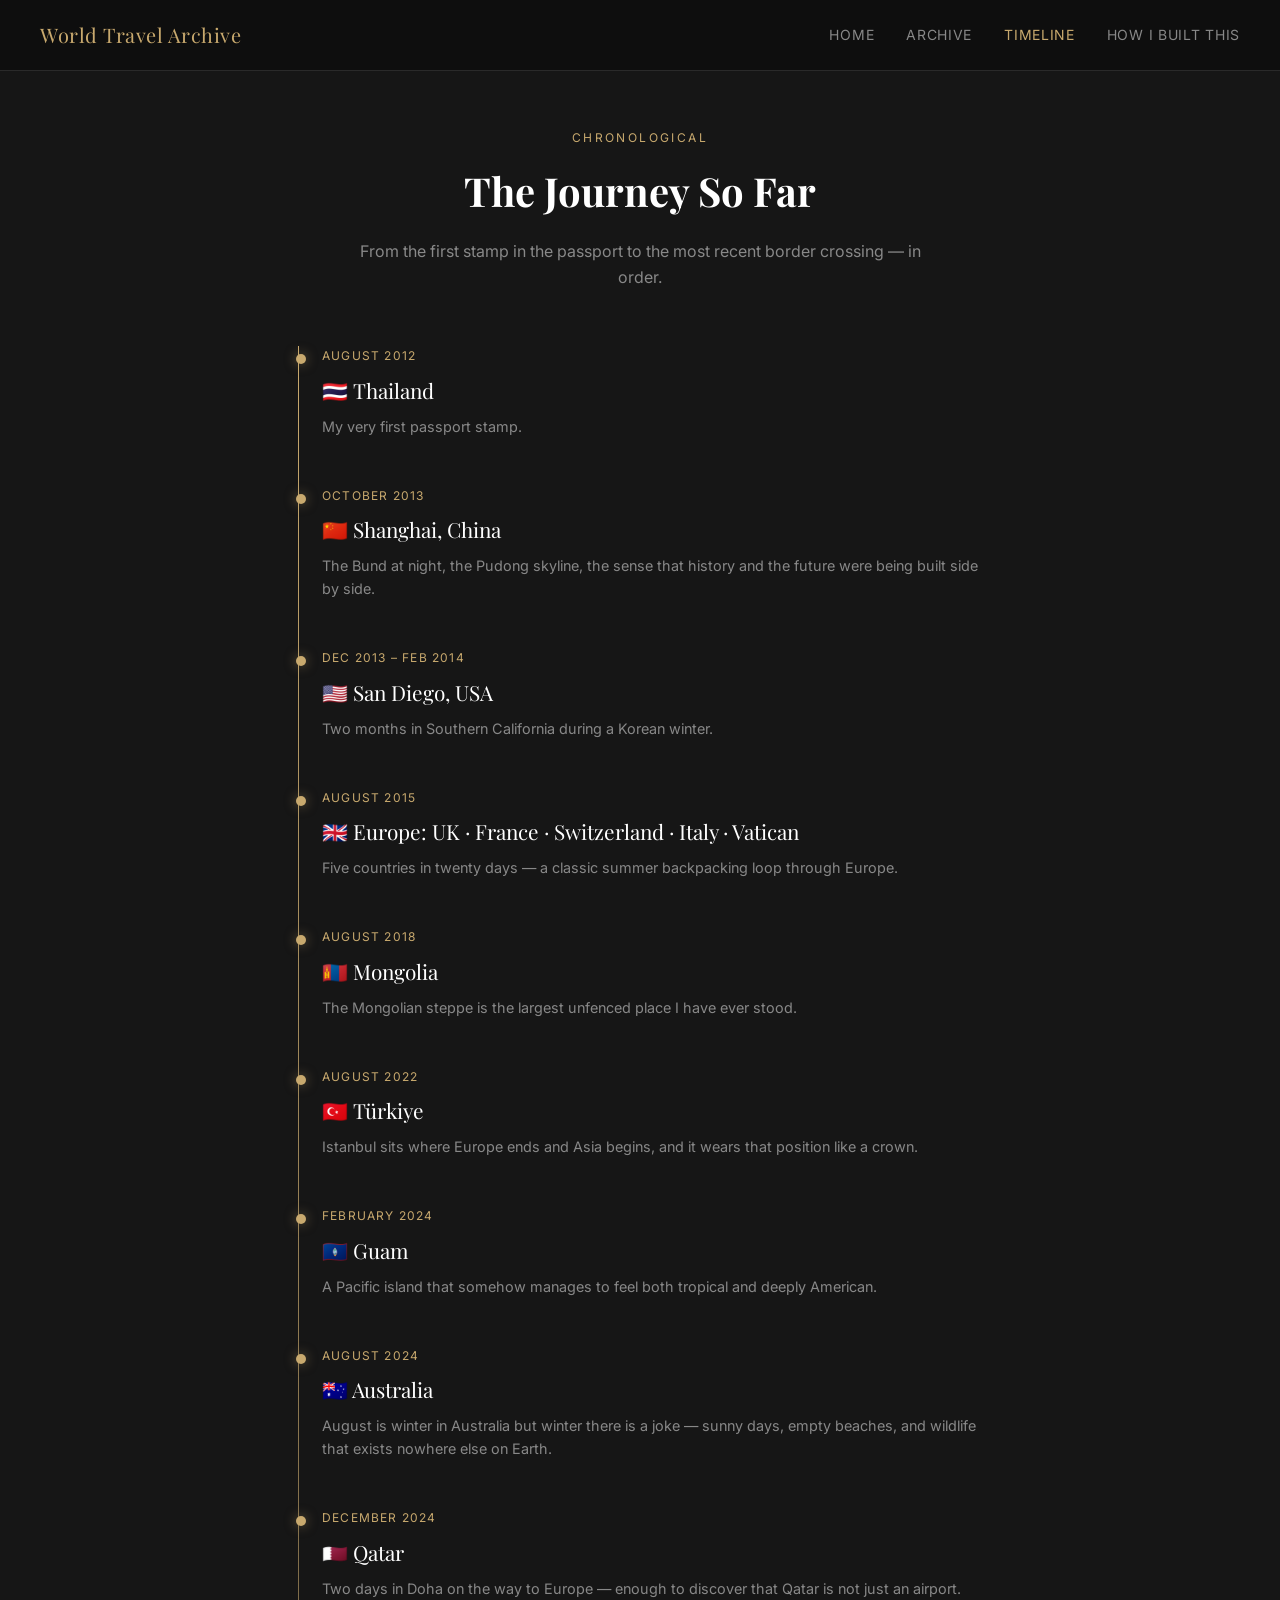
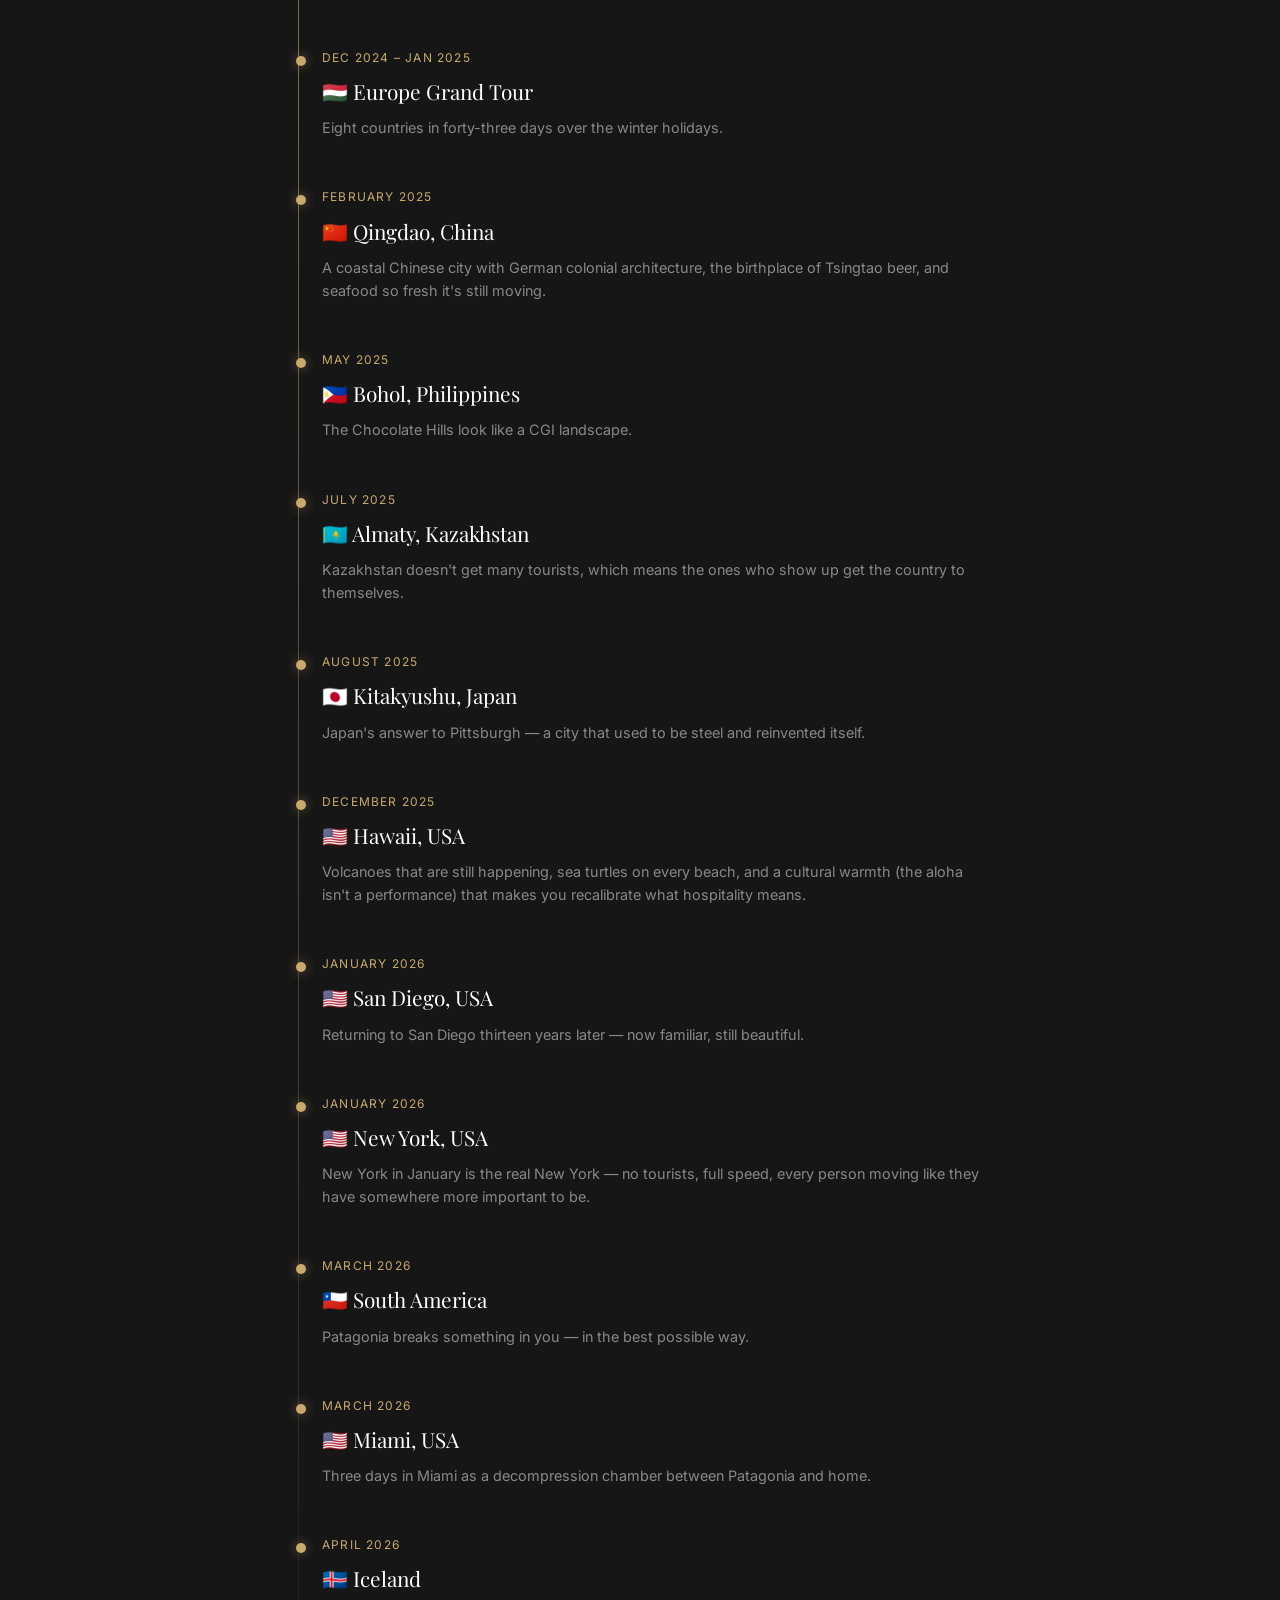
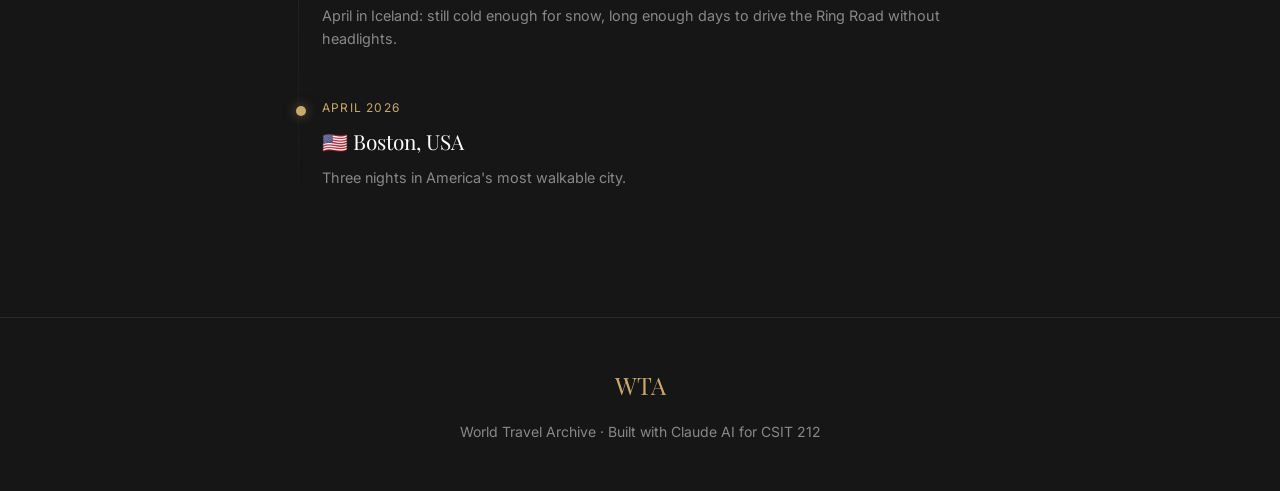
<file: timeline.html>
<!DOCTYPE html>
<html lang="en">
<head>
  <meta charset="UTF-8" />
  <meta name="viewport" content="width=device-width, initial-scale=1.0" />
  <title>Timeline — World Travel Archive</title>
  <link rel="preconnect" href="https://fonts.googleapis.com" />
  <link rel="preconnect" href="https://fonts.gstatic.com" crossorigin />
  <link href="https://fonts.googleapis.com/css2?family=Inter:wght@300;400;500;600&family=Playfair+Display:ital,wght@0,400;0,700;1,400&display=swap" rel="stylesheet" />
  <link rel="stylesheet" href="css/style.css" />
</head>
<body>

<nav>
  <span class="nav-logo">World Travel Archive</span>
  <ul class="nav-links">
    <li><a href="index.html">Home</a></li>
    <li><a href="archive.html">Archive</a></li>
    <li><a href="timeline.html" class="active">Timeline</a></li>
    <li><a href="how-i-built-this.html">How I Built This</a></li>
  </ul>
</nav>

<section class="timeline-section" style="padding-top: 8rem;">
  <div class="section-header">
    <p class="section-label">Chronological</p>
    <h2 class="section-title">The Journey So Far</h2>
    <p class="section-desc">From the first stamp in the passport to the most recent border crossing — in order.</p>
  </div>
  <div class="timeline" id="timeline"></div>
</section>

<footer>
  <div class="footer-logo">WTA</div>
  <p>World Travel Archive · Built with Claude AI for CSIT 212</p>
</footer>

<script src="js/main.js"></script>
</body>
</html>
</file>
<file: css/style.css>
/* ===== RESET & BASE ===== */
*, *::before, *::after { box-sizing: border-box; margin: 0; padding: 0; }

:root {
  --bg: #0d0d0d;
  --surface: #161616;
  --surface2: #1e1e1e;
  --border: #2a2a2a;
  --accent: #c8a96e;
  --accent2: #e8c98e;
  --text: #e8e8e8;
  --text-muted: #888;
  --radius: 12px;
  --font: 'Inter', system-ui, sans-serif;
  --font-serif: 'Playfair Display', Georgia, serif;
}

html { scroll-behavior: smooth; }

body {
  font-family: var(--font);
  background: var(--bg);
  color: var(--text);
  line-height: 1.6;
  min-height: 100vh;
}

a { color: inherit; text-decoration: none; }
img { max-width: 100%; display: block; }

/* ===== NAVIGATION ===== */
nav {
  position: fixed;
  top: 0; left: 0; right: 0;
  z-index: 100;
  display: flex;
  align-items: center;
  justify-content: space-between;
  padding: 1.2rem 2.5rem;
  background: rgba(13, 13, 13, 0.85);
  backdrop-filter: blur(20px);
  border-bottom: 1px solid var(--border);
}

.nav-logo {
  font-family: var(--font-serif);
  font-size: 1.25rem;
  color: var(--accent);
  letter-spacing: 0.5px;
}

.nav-links {
  display: flex;
  gap: 2rem;
  list-style: none;
}

.nav-links a {
  font-size: 0.875rem;
  letter-spacing: 0.05em;
  text-transform: uppercase;
  color: var(--text-muted);
  transition: color 0.2s;
}

.nav-links a:hover,
.nav-links a.active { color: var(--accent); }

/* ===== HERO ===== */
.hero {
  min-height: 100vh;
  display: flex;
  flex-direction: column;
  align-items: center;
  justify-content: center;
  text-align: center;
  padding: 6rem 2rem 4rem;
  position: relative;
  overflow: hidden;
}

.hero-bg {
  position: absolute;
  inset: 0;
  background:
    radial-gradient(ellipse at 20% 80%, rgba(200, 169, 110, 0.12) 0%, transparent 50%),
    radial-gradient(ellipse at 80% 20%, rgba(99, 179, 237, 0.07) 0%, transparent 45%),
    radial-gradient(ellipse at 50% 50%, rgba(200, 169, 110, 0.05) 0%, transparent 70%);
  z-index: 0;
}

.hero-bg::before {
  content: '';
  position: absolute;
  inset: 0;
  background-image:
    radial-gradient(1px 1px at 15% 25%, rgba(200,169,110,0.4) 0%, transparent 100%),
    radial-gradient(1px 1px at 85% 15%, rgba(200,169,110,0.3) 0%, transparent 100%),
    radial-gradient(1px 1px at 40% 70%, rgba(255,255,255,0.15) 0%, transparent 100%),
    radial-gradient(1px 1px at 70% 45%, rgba(255,255,255,0.1) 0%, transparent 100%),
    radial-gradient(1px 1px at 25% 55%, rgba(200,169,110,0.2) 0%, transparent 100%),
    radial-gradient(1px 1px at 92% 60%, rgba(255,255,255,0.12) 0%, transparent 100%),
    radial-gradient(1px 1px at 60% 85%, rgba(200,169,110,0.25) 0%, transparent 100%),
    radial-gradient(1px 1px at 5% 90%, rgba(255,255,255,0.08) 0%, transparent 100%),
    radial-gradient(1px 1px at 50% 10%, rgba(200,169,110,0.3) 0%, transparent 100%),
    radial-gradient(1.5px 1.5px at 33% 38%, rgba(200,169,110,0.5) 0%, transparent 100%),
    radial-gradient(1.5px 1.5px at 77% 72%, rgba(255,255,255,0.2) 0%, transparent 100%);
  animation: starField 60s linear infinite;
}

.hero-bg::after {
  content: '';
  position: absolute;
  inset: 0;
  background: linear-gradient(
    135deg,
    transparent 0%,
    rgba(200, 169, 110, 0.03) 25%,
    transparent 50%,
    rgba(99, 179, 237, 0.03) 75%,
    transparent 100%
  );
  animation: shimmer 8s ease-in-out infinite alternate;
}

@keyframes starField {
  from { transform: translateY(0); }
  to { transform: translateY(-20px); }
}

@keyframes shimmer {
  from { opacity: 0.5; }
  to { opacity: 1; }
}

.hero-content { position: relative; z-index: 1; max-width: 700px; }

.hero-eyebrow {
  font-size: 0.75rem;
  letter-spacing: 0.25em;
  text-transform: uppercase;
  color: var(--accent);
  margin-bottom: 1.5rem;
}

.hero-title {
  font-family: var(--font-serif);
  font-size: clamp(2.5rem, 6vw, 4.5rem);
  font-weight: 700;
  line-height: 1.1;
  margin-bottom: 1.5rem;
  color: #fff;
}

.hero-title span { color: var(--accent); }

.hero-sub {
  font-size: 1.1rem;
  color: var(--text-muted);
  max-width: 500px;
  margin: 0 auto 2.5rem;
}

.hero-stats {
  display: flex;
  gap: 3rem;
  justify-content: center;
  margin-top: 3rem;
  padding-top: 2rem;
  border-top: 1px solid var(--border);
}

.stat-item { text-align: center; }

.stat-number {
  font-family: var(--font-serif);
  font-size: 2rem;
  color: var(--accent);
  font-weight: 700;
}

.stat-label {
  font-size: 0.75rem;
  letter-spacing: 0.1em;
  text-transform: uppercase;
  color: var(--text-muted);
  margin-top: 0.25rem;
}

.scroll-hint {
  position: absolute;
  bottom: 2rem;
  left: 50%;
  transform: translateX(-50%);
  display: flex;
  flex-direction: column;
  align-items: center;
  gap: 0.5rem;
  color: var(--text-muted);
  font-size: 0.75rem;
  letter-spacing: 0.1em;
  text-transform: uppercase;
  animation: float 2s ease-in-out infinite;
}

.scroll-hint::after {
  content: '';
  width: 1px;
  height: 40px;
  background: linear-gradient(to bottom, var(--accent), transparent);
}

@keyframes float {
  0%, 100% { transform: translateX(-50%) translateY(0); }
  50% { transform: translateX(-50%) translateY(-8px); }
}

/* ===== BUTTONS ===== */
.btn {
  display: inline-flex;
  align-items: center;
  gap: 0.5rem;
  padding: 0.75rem 1.75rem;
  border-radius: 999px;
  font-size: 0.875rem;
  font-weight: 500;
  letter-spacing: 0.05em;
  transition: all 0.2s;
  cursor: pointer;
  border: none;
}

.btn-primary {
  background: var(--accent);
  color: #0d0d0d;
}

.btn-primary:hover {
  background: var(--accent2);
  transform: translateY(-2px);
}

.btn-outline {
  background: transparent;
  border: 1px solid var(--border);
  color: var(--text);
}

.btn-outline:hover {
  border-color: var(--accent);
  color: var(--accent);
}

/* ===== SECTIONS ===== */
section { padding: 5rem 2rem; }

.section-header {
  text-align: center;
  max-width: 600px;
  margin: 0 auto 3.5rem;
}

.section-label {
  font-size: 0.75rem;
  letter-spacing: 0.2em;
  text-transform: uppercase;
  color: var(--accent);
  margin-bottom: 0.75rem;
}

.section-title {
  font-family: var(--font-serif);
  font-size: clamp(1.75rem, 4vw, 2.5rem);
  color: #fff;
  margin-bottom: 1rem;
}

.section-desc { color: var(--text-muted); font-size: 1rem; }

/* ===== FEATURED SECTION ===== */
.featured { background: var(--surface); }

.featured-grid {
  display: grid;
  grid-template-columns: 1fr 1fr;
  grid-template-rows: auto auto;
  gap: 1.5rem;
  max-width: 1100px;
  margin: 0 auto;
}

.featured-card {
  position: relative;
  border-radius: var(--radius);
  overflow: hidden;
  cursor: pointer;
  group: true;
}

.featured-card:first-child {
  grid-row: 1 / 3;
}

.card-image {
  width: 100%;
  aspect-ratio: 4/3;
  object-fit: cover;
  transition: transform 0.5s ease;
}

.featured-card:first-child .card-image {
  aspect-ratio: 3/4;
  height: 100%;
}

.featured-card:hover .card-image { transform: scale(1.05); }

.card-overlay {
  position: absolute;
  inset: 0;
  background: linear-gradient(to top, rgba(0,0,0,0.9) 0%, rgba(0,0,0,0.2) 50%, transparent 100%);
  display: flex;
  flex-direction: column;
  justify-content: flex-end;
  padding: 1.5rem;
}

.card-flag { font-size: 2rem; margin-bottom: 0.5rem; }
.card-country {
  font-family: var(--font-serif);
  font-size: 1.5rem;
  color: #fff;
  margin-bottom: 0.25rem;
}

.featured-card:first-child .card-country { font-size: 2rem; }

.card-date {
  font-size: 0.75rem;
  color: var(--accent);
  letter-spacing: 0.1em;
  text-transform: uppercase;
}

.card-excerpt {
  font-size: 0.95rem;
  color: rgba(255,255,255,0.75);
  margin-top: 0.5rem;
  display: -webkit-box;
  -webkit-line-clamp: 2;
  -webkit-box-orient: vertical;
  overflow: hidden;
  line-height: 1.55;
}

/* ===== COUNTRIES GRID ===== */
.countries-section { background: var(--bg); }

.countries-grid {
  display: grid;
  grid-template-columns: repeat(auto-fill, minmax(280px, 1fr));
  gap: 1.5rem;
  max-width: 1200px;
  margin: 0 auto;
}

.country-card {
  background: var(--surface);
  border: 1px solid var(--border);
  border-radius: var(--radius);
  overflow: hidden;
  transition: all 0.3s ease;
  cursor: pointer;
}

.country-card:hover {
  border-color: var(--accent);
  transform: translateY(-4px);
  box-shadow: 0 20px 60px rgba(200, 169, 110, 0.1);
}

.country-card-image {
  width: 100%;
  aspect-ratio: 16/9;
  object-fit: cover;
}

.country-card-body { padding: 1.25rem; }

.country-card-header {
  display: flex;
  align-items: center;
  gap: 0.75rem;
  margin-bottom: 0.75rem;
}

.country-flag { font-size: 1.75rem; }

.country-name {
  font-family: var(--font-serif);
  font-size: 1.2rem;
  color: #fff;
}

.country-meta {
  display: flex;
  gap: 1rem;
  font-size: 0.75rem;
  color: var(--text-muted);
  margin-bottom: 0.75rem;
}

.country-excerpt {
  font-size: 0.95rem;
  color: var(--text-muted);
  display: -webkit-box;
  -webkit-line-clamp: 3;
  -webkit-box-orient: vertical;
  overflow: hidden;
  line-height: 1.6;
}

.country-tags {
  display: flex;
  flex-wrap: wrap;
  gap: 0.5rem;
  margin-top: 1rem;
}

.tag {
  padding: 0.25rem 0.75rem;
  border-radius: 999px;
  font-size: 0.7rem;
  letter-spacing: 0.05em;
  text-transform: uppercase;
  background: rgba(200, 169, 110, 0.1);
  color: var(--accent);
  border: 1px solid rgba(200, 169, 110, 0.2);
}

/* ===== TIMELINE ===== */
.timeline-section { background: var(--surface); }

.timeline {
  max-width: 700px;
  margin: 0 auto;
  position: relative;
  padding-left: 2rem;
}

.timeline::before {
  content: '';
  position: absolute;
  left: 0.5rem;
  top: 0;
  bottom: 0;
  width: 1px;
  background: linear-gradient(to bottom, var(--accent), transparent);
}

.timeline-item {
  position: relative;
  padding-bottom: 3rem;
}

.timeline-item::before {
  content: '';
  position: absolute;
  left: -1.625rem;
  top: 0.5rem;
  width: 10px;
  height: 10px;
  border-radius: 50%;
  background: var(--accent);
  box-shadow: 0 0 12px rgba(200, 169, 110, 0.5);
}

.timeline-date {
  font-size: 0.75rem;
  letter-spacing: 0.1em;
  text-transform: uppercase;
  color: var(--accent);
  margin-bottom: 0.5rem;
}

.timeline-title {
  font-family: var(--font-serif);
  font-size: 1.3rem;
  color: #fff;
  margin-bottom: 0.5rem;
}

.timeline-text { font-size: 0.9rem; color: var(--text-muted); }

/* ===== HOW I BUILT PAGE ===== */
.how-hero {
  padding: 8rem 2rem 4rem;
  max-width: 800px;
  margin: 0 auto;
}

.conversation-log {
  max-width: 800px;
  margin: 0 auto;
  padding: 2rem;
  display: flex;
  flex-direction: column;
  gap: 2rem;
}

.message {
  display: flex;
  gap: 1rem;
}

.message-avatar {
  width: 36px;
  height: 36px;
  border-radius: 50%;
  display: flex;
  align-items: center;
  justify-content: center;
  font-size: 1rem;
  flex-shrink: 0;
  margin-top: 0.2rem;
}

.msg-user .message-avatar { background: rgba(200, 169, 110, 0.2); }
.msg-claude .message-avatar { background: rgba(99, 179, 237, 0.2); }

.message-content { flex: 1; }

.message-role {
  font-size: 0.75rem;
  letter-spacing: 0.1em;
  text-transform: uppercase;
  color: var(--text-muted);
  margin-bottom: 0.5rem;
}

.message-bubble {
  background: var(--surface2);
  border: 1px solid var(--border);
  border-radius: var(--radius);
  padding: 1rem 1.25rem;
  font-size: 0.9rem;
  color: var(--text);
  line-height: 1.7;
}

.msg-user .message-bubble { border-color: rgba(200, 169, 110, 0.3); }
.msg-claude .message-bubble { border-color: rgba(99, 179, 237, 0.2); }

.tech-stack {
  display: flex;
  flex-wrap: wrap;
  gap: 0.75rem;
  margin-top: 1rem;
}

.tech-badge {
  padding: 0.4rem 1rem;
  background: var(--surface2);
  border: 1px solid var(--border);
  border-radius: 999px;
  font-size: 0.8rem;
  color: var(--text-muted);
}

/* ===== FOOTER ===== */
footer {
  background: var(--surface);
  border-top: 1px solid var(--border);
  padding: 3rem 2rem;
  text-align: center;
  color: var(--text-muted);
  font-size: 0.875rem;
}

footer .footer-logo {
  font-family: var(--font-serif);
  font-size: 1.5rem;
  color: var(--accent);
  margin-bottom: 1rem;
}

footer p { margin-top: 0.5rem; }

/* ===== COUNTRY DETAIL PAGE ===== */
.country-hero {
  height: 60vh;
  min-height: 400px;
  position: relative;
  display: flex;
  align-items: flex-end;
  padding: 3rem;
}

.country-hero-bg {
  position: absolute;
  inset: 0;
  object-fit: cover;
  width: 100%;
  height: 100%;
}

.country-hero-overlay {
  position: absolute;
  inset: 0;
  background: linear-gradient(to top, rgba(0,0,0,0.95) 0%, rgba(0,0,0,0.3) 60%, transparent 100%);
}

.country-hero-content {
  position: relative;
  z-index: 1;
}

.country-hero-flag { font-size: 3.5rem; margin-bottom: 0.5rem; }

.country-hero-name {
  font-family: var(--font-serif);
  font-size: clamp(2rem, 6vw, 4rem);
  color: #fff;
}

.country-hero-sub {
  color: var(--accent);
  font-size: 0.9rem;
  letter-spacing: 0.1em;
  text-transform: uppercase;
  margin-top: 0.25rem;
}

.country-body {
  max-width: 800px;
  margin: 0 auto;
  padding: 4rem 2rem;
}

.country-body h2 {
  font-family: var(--font-serif);
  font-size: 1.75rem;
  color: #fff;
  margin-bottom: 1rem;
}

.country-body p {
  color: var(--text-muted);
  font-size: 1rem;
  line-height: 1.8;
  margin-bottom: 1.5rem;
}

.info-grid {
  display: grid;
  grid-template-columns: repeat(auto-fill, minmax(200px, 1fr));
  gap: 1rem;
  margin: 2rem 0;
}

.info-card {
  background: var(--surface);
  border: 1px solid var(--border);
  border-radius: var(--radius);
  padding: 1.25rem;
}

.info-card-label {
  font-size: 0.7rem;
  letter-spacing: 0.15em;
  text-transform: uppercase;
  color: var(--text-muted);
  margin-bottom: 0.5rem;
}

.info-card-value {
  font-size: 1.1rem;
  color: #fff;
  font-weight: 500;
}

/* ===== FILTER BAR ===== */
.controls-wrapper {
  max-width: 1200px;
  margin: 0 auto 2rem;
  display: flex;
  flex-direction: column;
  gap: 1rem;
}

.filter-bar {
  display: flex;
  gap: 0.5rem;
  flex-wrap: wrap;
  justify-content: center;
}

.filter-group-label {
  font-size: 0.65rem;
  letter-spacing: 0.15em;
  text-transform: uppercase;
  color: var(--text-muted);
  align-self: center;
  white-space: nowrap;
}

.filter-btn {
  padding: 0.4rem 1rem;
  border-radius: 999px;
  font-size: 0.75rem;
  letter-spacing: 0.04em;
  text-transform: uppercase;
  background: var(--surface);
  border: 1px solid var(--border);
  color: var(--text-muted);
  cursor: pointer;
  transition: all 0.2s;
}

.filter-btn:hover,
.filter-btn.active {
  border-color: var(--accent);
  color: var(--accent);
  background: rgba(200, 169, 110, 0.08);
}

.sort-bar {
  display: flex;
  align-items: center;
  gap: 0.6rem;
  justify-content: center;
  flex-wrap: wrap;
}

.sort-label {
  font-size: 0.65rem;
  letter-spacing: 0.15em;
  text-transform: uppercase;
  color: var(--text-muted);
}

.sort-btn {
  padding: 0.35rem 0.9rem;
  border-radius: 999px;
  font-size: 0.75rem;
  background: var(--surface);
  border: 1px solid var(--border);
  color: var(--text-muted);
  cursor: pointer;
  transition: all 0.2s;
}

.sort-btn:hover,
.sort-btn.active {
  border-color: var(--accent);
  color: var(--accent);
  background: rgba(200, 169, 110, 0.08);
}

.trip-count {
  font-size: 0.75rem;
  color: var(--text-muted);
  padding: 0.35rem 0.9rem;
  background: rgba(255,255,255,0.04);
  border-radius: 999px;
  border: 1px solid var(--border);
}

/* ===== PHOTO GALLERY ===== */
.photo-gallery {
  display: grid;
  grid-template-columns: repeat(auto-fill, minmax(180px, 1fr));
  gap: 0.5rem;
  margin: 1.25rem 0 2.5rem;
}

.gallery-item {
  aspect-ratio: 1;
  overflow: hidden;
  border-radius: 8px;
  cursor: pointer;
  background: var(--surface2);
}

.gallery-item img {
  width: 100%;
  height: 100%;
  object-fit: cover;
  display: block;
  transition: transform 0.35s ease, opacity 0.2s;
}

.gallery-item:hover img {
  transform: scale(1.06);
  opacity: 0.9;
}

/* First item spans 2 cols + 2 rows for visual interest */
.gallery-item:first-child {
  grid-column: span 2;
  grid-row: span 2;
}

/* ===== LIGHTBOX ===== */
.lightbox {
  position: fixed;
  inset: 0;
  background: rgba(0, 0, 0, 0.97);
  z-index: 9999;
  display: flex;
  align-items: center;
  justify-content: center;
  gap: 1rem;
  padding: 1rem;
}

.lb-img-wrap {
  position: relative;
  max-width: calc(100vw - 120px);
  max-height: 90vh;
  display: flex;
  align-items: center;
  justify-content: center;
}

.lb-img {
  max-width: 100%;
  max-height: 90vh;
  object-fit: contain;
  border-radius: 4px;
  transition: opacity 0.15s ease;
}

.lb-counter {
  position: absolute;
  bottom: -2rem;
  left: 50%;
  transform: translateX(-50%);
  font-size: 0.75rem;
  color: rgba(255,255,255,0.4);
  letter-spacing: 0.1em;
  white-space: nowrap;
}

.lb-close {
  position: fixed;
  top: 1.25rem;
  right: 1.5rem;
  font-size: 1.5rem;
  color: rgba(255,255,255,0.7);
  background: none;
  border: none;
  cursor: pointer;
  padding: 0.25rem 0.5rem;
  line-height: 1;
  transition: color 0.2s;
  z-index: 10000;
}

.lb-close:hover { color: #fff; }

.lb-prev, .lb-next {
  font-size: 2.5rem;
  color: rgba(255,255,255,0.5);
  background: none;
  border: none;
  cursor: pointer;
  padding: 0.5rem;
  line-height: 1;
  transition: color 0.2s;
  flex-shrink: 0;
  user-select: none;
}

.lb-prev:hover, .lb-next:hover { color: #fff; }

/* ===== RESPONSIVE ===== */
@media (max-width: 768px) {
  nav { padding: 1rem 1.25rem; }
  .nav-links { gap: 1.25rem; }
  .featured-grid { grid-template-columns: 1fr; }
  .featured-card:first-child { grid-row: auto; }
  .featured-card:first-child .card-image { aspect-ratio: 4/3; }
  .hero-stats { gap: 1.5rem; }
  .countries-grid { grid-template-columns: 1fr; }
}
</file>
